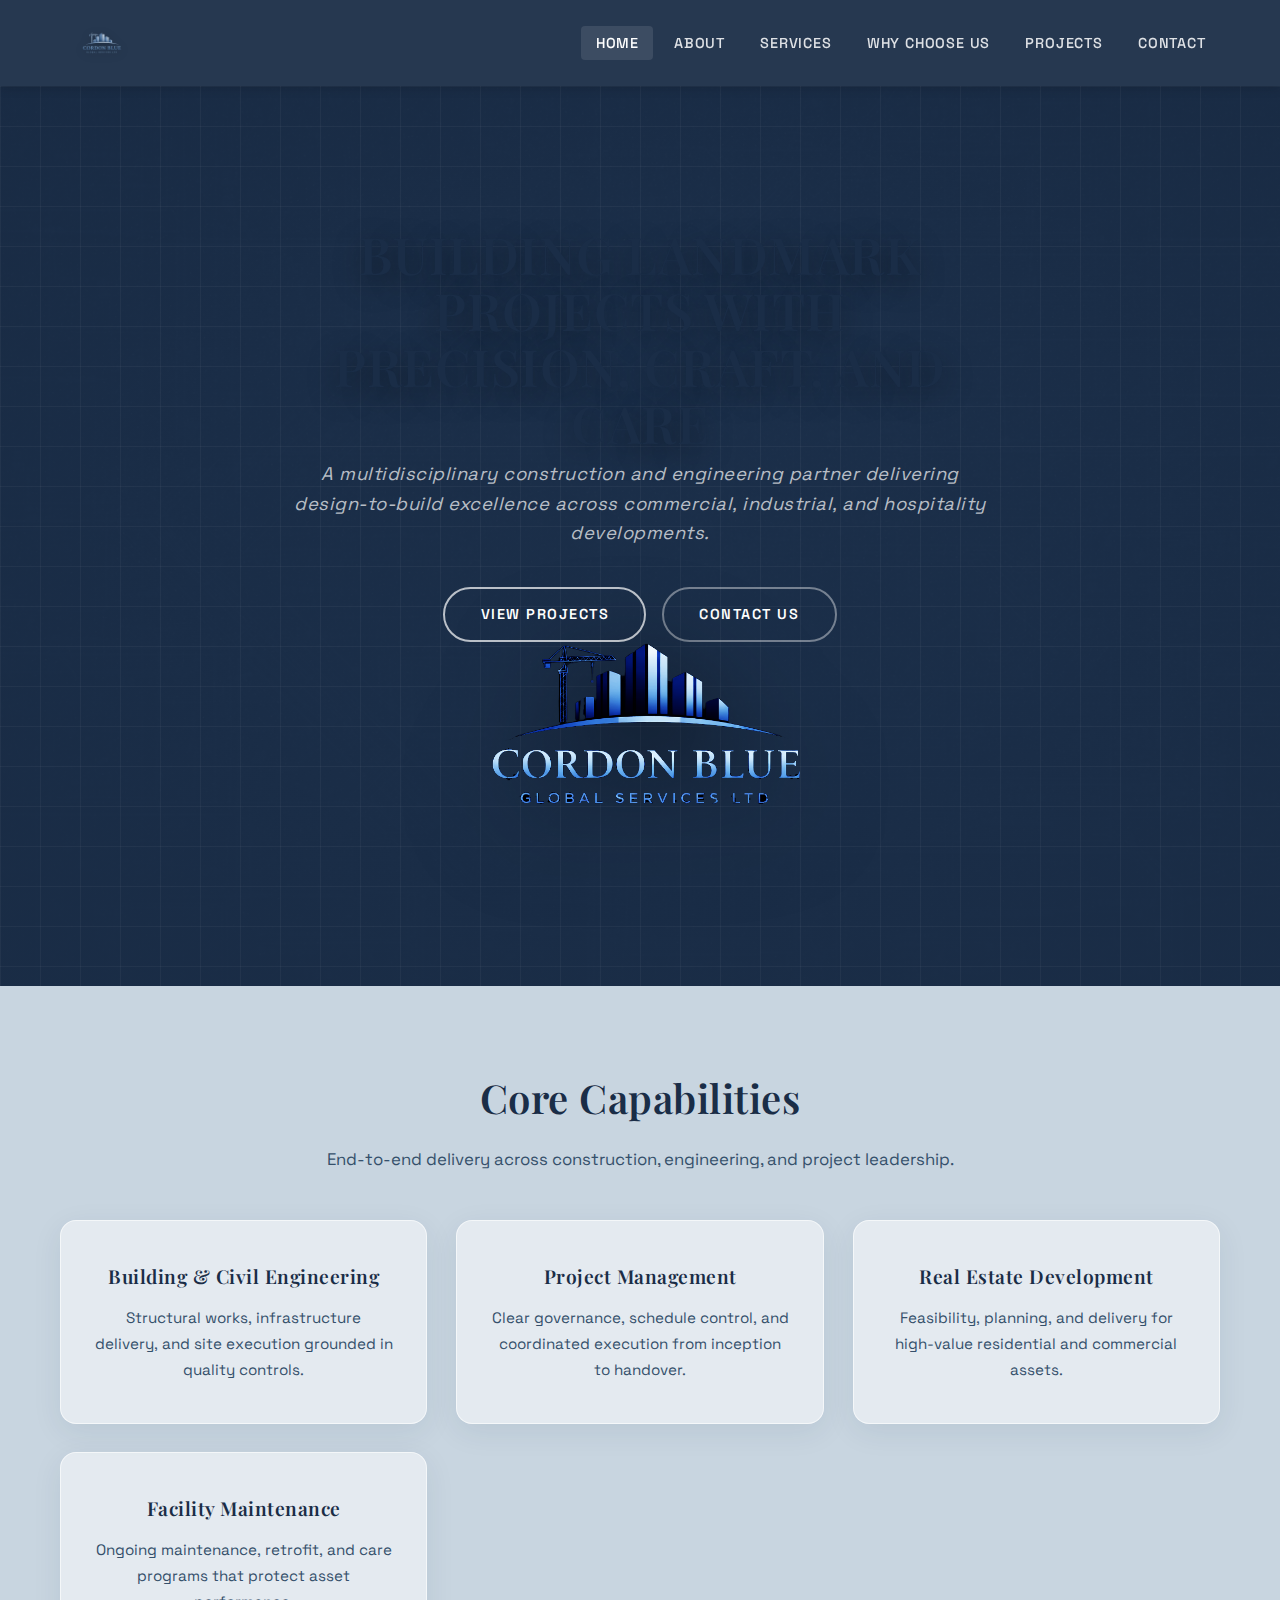
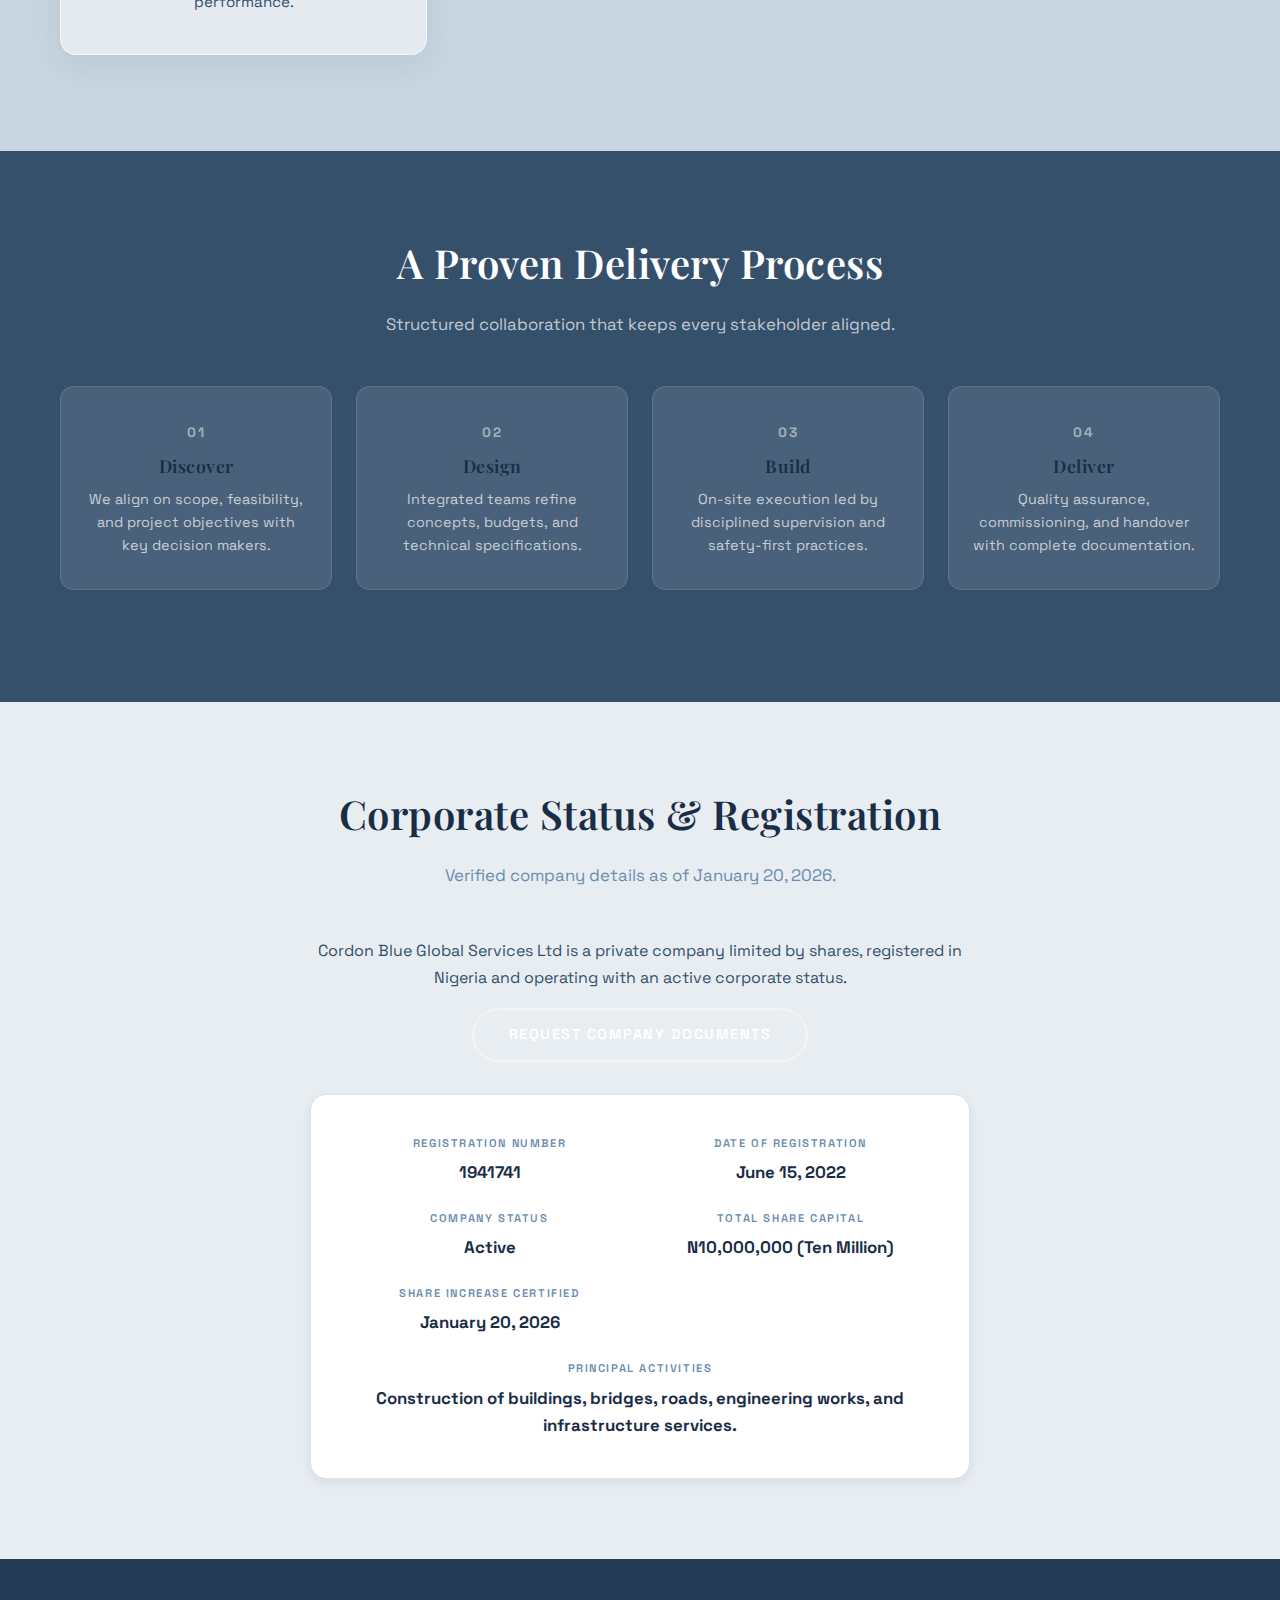
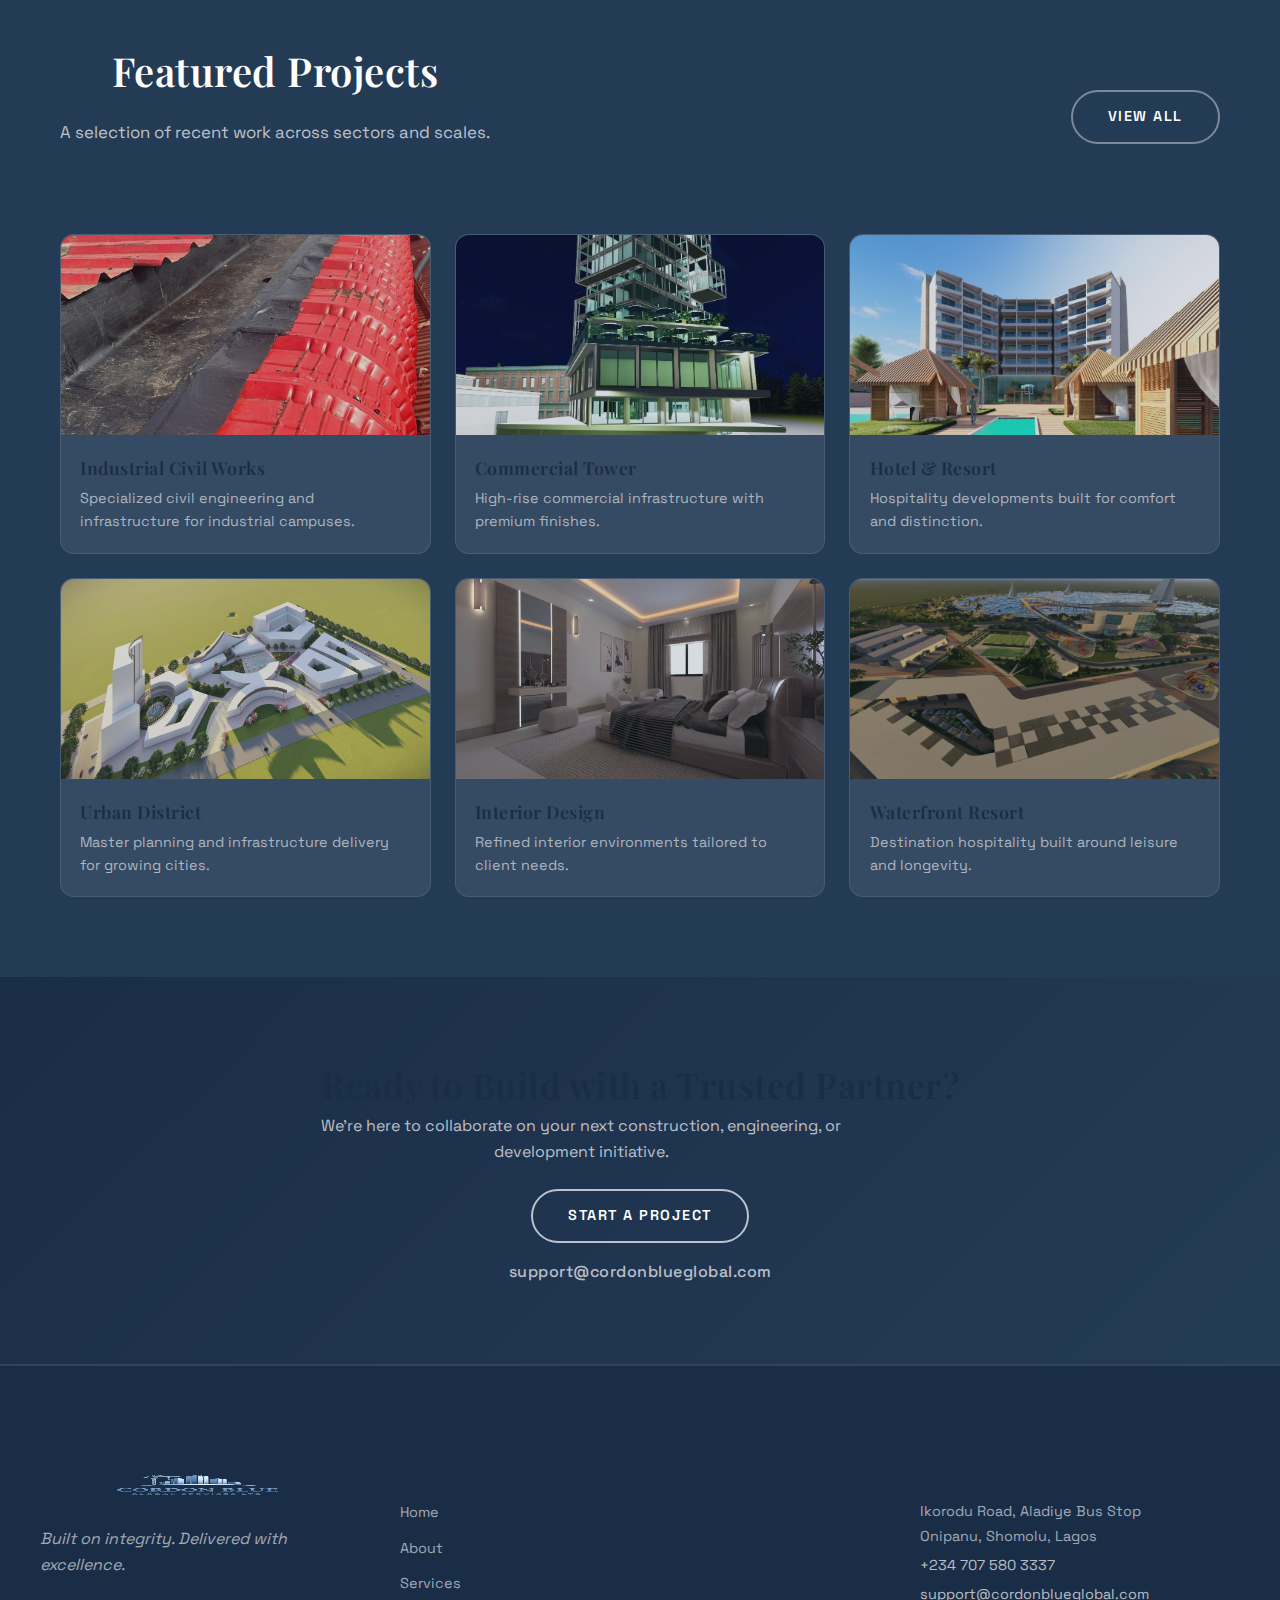
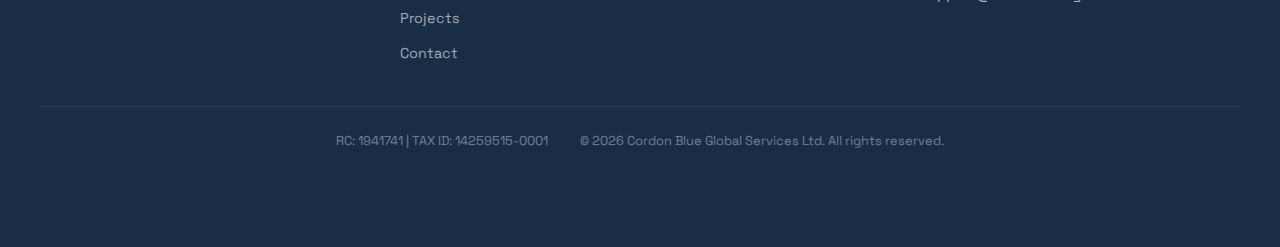
<file: index.html>
<!DOCTYPE html>
<html lang="en">
<head>
    <meta charset="UTF-8">
    <meta name="viewport" content="width=device-width, initial-scale=1.0">
    <meta name="description" content="Cordon Blue Global Services Ltd - Multidisciplinary construction and engineering company delivering design-to-build excellence across commercial, industrial, and hospitality developments in Nigeria.">
    <meta name="keywords" content="construction, engineering, building, real estate, Nigeria, Lagos">
    <meta property="og:title" content="Cordon Blue Global Services Ltd - Construction & Engineering Excellence">
    <meta property="og:description" content="Building landmark projects with precision, craft, and care. Multidisciplinary construction and engineering partner in Nigeria.">
    <meta property="og:type" content="website">
    <meta property="og:url" content="https://cordonblueglobal.com">
    <meta property="og:image" content="images/logo-premium.png">
    <title>Cordon Blue Global Services Ltd - Construction & Engineering Excellence</title>
    <link rel="icon" href="images/favicon.ico" type="image/x-icon">
    <link rel="stylesheet" href="css/styles.css">
</head>
<body class="landing">
    <!-- Navigation -->
    <nav class="navbar">
        <div class="container">
            <div class="logo-container">
                <div class="logo-box nav-logo">
                    <img src="images/logo-premium.png" alt="Cordon Blue Logo" class="logo">
                </div>
            </div>
            <ul class="nav-links">
                <li><a href="index.html" class="nav-link active">Home</a></li>
                <li><a href="about.html" class="nav-link">About</a></li>
                <li><a href="services.html" class="nav-link">Services</a></li>
                <li><a href="why-choose-us.html" class="nav-link">Why Choose Us</a></li>
                <li><a href="projects.html" class="nav-link">Projects</a></li>
                <li><a href="contact.html" class="nav-link">Contact</a></li>
            </ul>
            <div class="hamburger">
                <span></span>
                <span></span>
                <span></span>
            </div>
        </div>
    </nav>

    <!-- Hero Section -->
    <section id="cover" class="hero-section">
        <div class="hero-grid container">
            <div class="hero-copy">
                <span class="hero-eyebrow">Cordon Blue Global Services Ltd</span>
                <h1>Building Landmark Projects With Precision, Craft, and Care</h1>
                <p class="hero-subhead">A multidisciplinary construction and engineering partner delivering design-to-build excellence across commercial, industrial, and hospitality developments.</p>
                <div class="hero-cta">
                    <a href="projects.html" class="btn-primary">View Projects</a>
                    <a href="contact.html" class="btn-secondary">Contact Us</a>
                </div>
                <div class="hero-meta">
                    <div class="meta-card">RC No: 1941741</div>
                    <div class="meta-card">Lagos, Nigeria</div>
                    <div class="meta-card">support@cordonblueglobal.com</div>
                </div>
            </div>
            <div class="hero-visual">
                <div class="logo-medallion">
                    <div class="logo-ring"></div>
                    <img src="images/logo-mark.png" alt="Cordon Blue Global Services Ltd" class="hero-logo">
                </div>
                <div class="hero-image-stack">
                    <div class="image-card large">
                        <img src="images/portfolio/tower-night.jpg" alt="High-rise commercial tower at night">
                    </div>
                    <div class="image-card small top">
                        <img src="images/portfolio/hotel-resort.jpg" alt="Luxury hotel and resort project">
                    </div>
                    <div class="image-card small bottom">
                        <img src="images/portfolio/studio-bedroom.jpg" alt="Studio interior design project">
                    </div>
                </div>
            </div>
        </div>
    </section>

    <!-- Capabilities -->
    <section class="capabilities-section">
        <div class="container">
            <h2 class="section-title">Core Capabilities</h2>
            <p class="section-subtitle">End-to-end delivery across construction, engineering, and project leadership.</p>
            <div class="capabilities-grid">
                <div class="capability-card">
                    <h3>Building & Civil Engineering</h3>
                    <p>Structural works, infrastructure delivery, and site execution grounded in quality controls.</p>
                </div>
                <div class="capability-card">
                    <h3>Project Management</h3>
                    <p>Clear governance, schedule control, and coordinated execution from inception to handover.</p>
                </div>
                <div class="capability-card">
                    <h3>Real Estate Development</h3>
                    <p>Feasibility, planning, and delivery for high-value residential and commercial assets.</p>
                </div>
                <div class="capability-card">
                    <h3>Facility Maintenance</h3>
                    <p>Ongoing maintenance, retrofit, and care programs that protect asset performance.</p>
                </div>
            </div>
        </div>
    </section>

    <!-- Process -->
    <section class="process-section">
        <div class="container">
            <h2 class="section-title">A Proven Delivery Process</h2>
            <p class="section-subtitle">Structured collaboration that keeps every stakeholder aligned.</p>
            <div class="process-steps">
                <div class="process-step">
                    <span class="step-number">01</span>
                    <h3>Discover</h3>
                    <p>We align on scope, feasibility, and project objectives with key decision makers.</p>
                </div>
                <div class="process-step">
                    <span class="step-number">02</span>
                    <h3>Design</h3>
                    <p>Integrated teams refine concepts, budgets, and technical specifications.</p>
                </div>
                <div class="process-step">
                    <span class="step-number">03</span>
                    <h3>Build</h3>
                    <p>On-site execution led by disciplined supervision and safety-first practices.</p>
                </div>
                <div class="process-step">
                    <span class="step-number">04</span>
                    <h3>Deliver</h3>
                    <p>Quality assurance, commissioning, and handover with complete documentation.</p>
                </div>
            </div>
        </div>
    </section>

    <!-- Corporate Status -->
    <section class="corporate-section">
        <div class="container corporate-grid">
            <div class="corporate-copy">
                <h2 class="section-title">Corporate Status & Registration</h2>
                <p class="section-subtitle">Verified company details as of January 20, 2026.</p>
                <p class="corporate-text">Cordon Blue Global Services Ltd is a private company limited by shares, registered in Nigeria and operating with an active corporate status.</p>
                <a href="contact.html" class="btn-secondary">Request Company Documents</a>
            </div>
            <div class="corporate-card">
                <div class="corporate-item">
                    <span>Registration Number</span>
                    <strong>1941741</strong>
                </div>
                <div class="corporate-item">
                    <span>Date of Registration</span>
                    <strong>June 15, 2022</strong>
                </div>
                <div class="corporate-item">
                    <span>Company Status</span>
                    <strong>Active</strong>
                </div>
                <div class="corporate-item">
                    <span>Total Share Capital</span>
                    <strong>N10,000,000 (Ten Million)</strong>
                </div>
                <div class="corporate-item">
                    <span>Share Increase Certified</span>
                    <strong>January 20, 2026</strong>
                </div>
                <div class="corporate-item wide">
                    <span>Principal Activities</span>
                    <strong>Construction of buildings, bridges, roads, engineering works, and infrastructure services.</strong>
                </div>
            </div>
        </div>
    </section>

    <!-- Projects Showcase -->
    <section class="projects-showcase">
        <div class="container">
            <div class="showcase-header">
                <div>
                    <h2 class="section-title">Featured Projects</h2>
                    <p class="section-subtitle">A selection of recent work across sectors and scales.</p>
                </div>
                <a href="projects.html" class="btn-secondary">View All</a>
            </div>
            <div class="projects-grid">
                <article class="project-card">
                    <img src="images/portfolio/karameh-industrial.jpg" alt="Industrial facility construction">
                    <div class="project-info">
                        <h3>Industrial Civil Works</h3>
                        <p>Specialized civil engineering and infrastructure for industrial campuses.</p>
                    </div>
                </article>
                <article class="project-card">
                    <img src="images/portfolio/tower-night.jpg" alt="Commercial tower at night">
                    <div class="project-info">
                        <h3>Commercial Tower</h3>
                        <p>High-rise commercial infrastructure with premium finishes.</p>
                    </div>
                </article>
                <article class="project-card">
                    <img src="images/portfolio/hotel-resort.jpg" alt="Luxury hotel resort">
                    <div class="project-info">
                        <h3>Hotel & Resort</h3>
                        <p>Hospitality developments built for comfort and distinction.</p>
                    </div>
                </article>
                <article class="project-card">
                    <img src="images/portfolio/polivard-aerial.jpg" alt="Urban development aerial view">
                    <div class="project-info">
                        <h3>Urban District</h3>
                        <p>Master planning and infrastructure delivery for growing cities.</p>
                    </div>
                </article>
                <article class="project-card">
                    <img src="images/portfolio/studio-bedroom.jpg" alt="Interior design project">
                    <div class="project-info">
                        <h3>Interior Design</h3>
                        <p>Refined interior environments tailored to client needs.</p>
                    </div>
                </article>
                <article class="project-card">
                    <img src="images/portfolio/resort-waterfront-web.jpg" alt="Waterfront resort project">
                    <div class="project-info">
                        <h3>Waterfront Resort</h3>
                        <p>Destination hospitality built around leisure and longevity.</p>
                    </div>
                </article>
            </div>
        </div>
    </section>

    <!-- CTA Banner -->
    <section class="cta-banner">
        <div class="container cta-content">
            <div>
                <h2>Ready to Build with a Trusted Partner?</h2>
                <p>We're here to collaborate on your next construction, engineering, or development initiative.</p>
            </div>
            <div class="cta-actions">
                <a href="contact.html" class="btn-primary">Start a Project</a>
                <a href="mailto:support@cordonblueglobal.com" class="cta-email">support@cordonblueglobal.com</a>
            </div>
        </div>
    </section>

    <!-- Footer -->
    <footer class="footer">
        <div class="container footer-grid">
            <div class="footer-brand">
                <img src="images/logo-premium.png" alt="Cordon Blue Global Services" class="footer-logo">
                <p class="footer-tagline">Built on integrity. Delivered with excellence.</p>
            </div>
            <div class="footer-links">
                <h4>Quick Links</h4>
                <ul>
                    <li><a href="index.html">Home</a></li>
                    <li><a href="about.html">About</a></li>
                    <li><a href="services.html">Services</a></li>
                    <li><a href="projects.html">Projects</a></li>
                    <li><a href="contact.html">Contact</a></li>
                </ul>
            </div>
            <div class="footer-contact">
                <h4>Contact Us</h4>
                <p>Ikorodu Road, Aladiye Bus Stop<br>Onipanu, Shomolu, Lagos</p>
                <p><a href="tel:+2347075803337">+234 707 580 3337</a></p>
                <p><a href="mailto:support@cordonblueglobal.com">support@cordonblueglobal.com</a></p>
            </div>
            <div class="footer-legal">
                <p>RC: 1941741 | TAX ID: 14259515-0001</p>
                <p>&copy; 2026 Cordon Blue Global Services Ltd. All rights reserved.</p>
            </div>
        </div>
    </footer>

    <script src="js/main.js"></script>
</body>
</html>
</file>
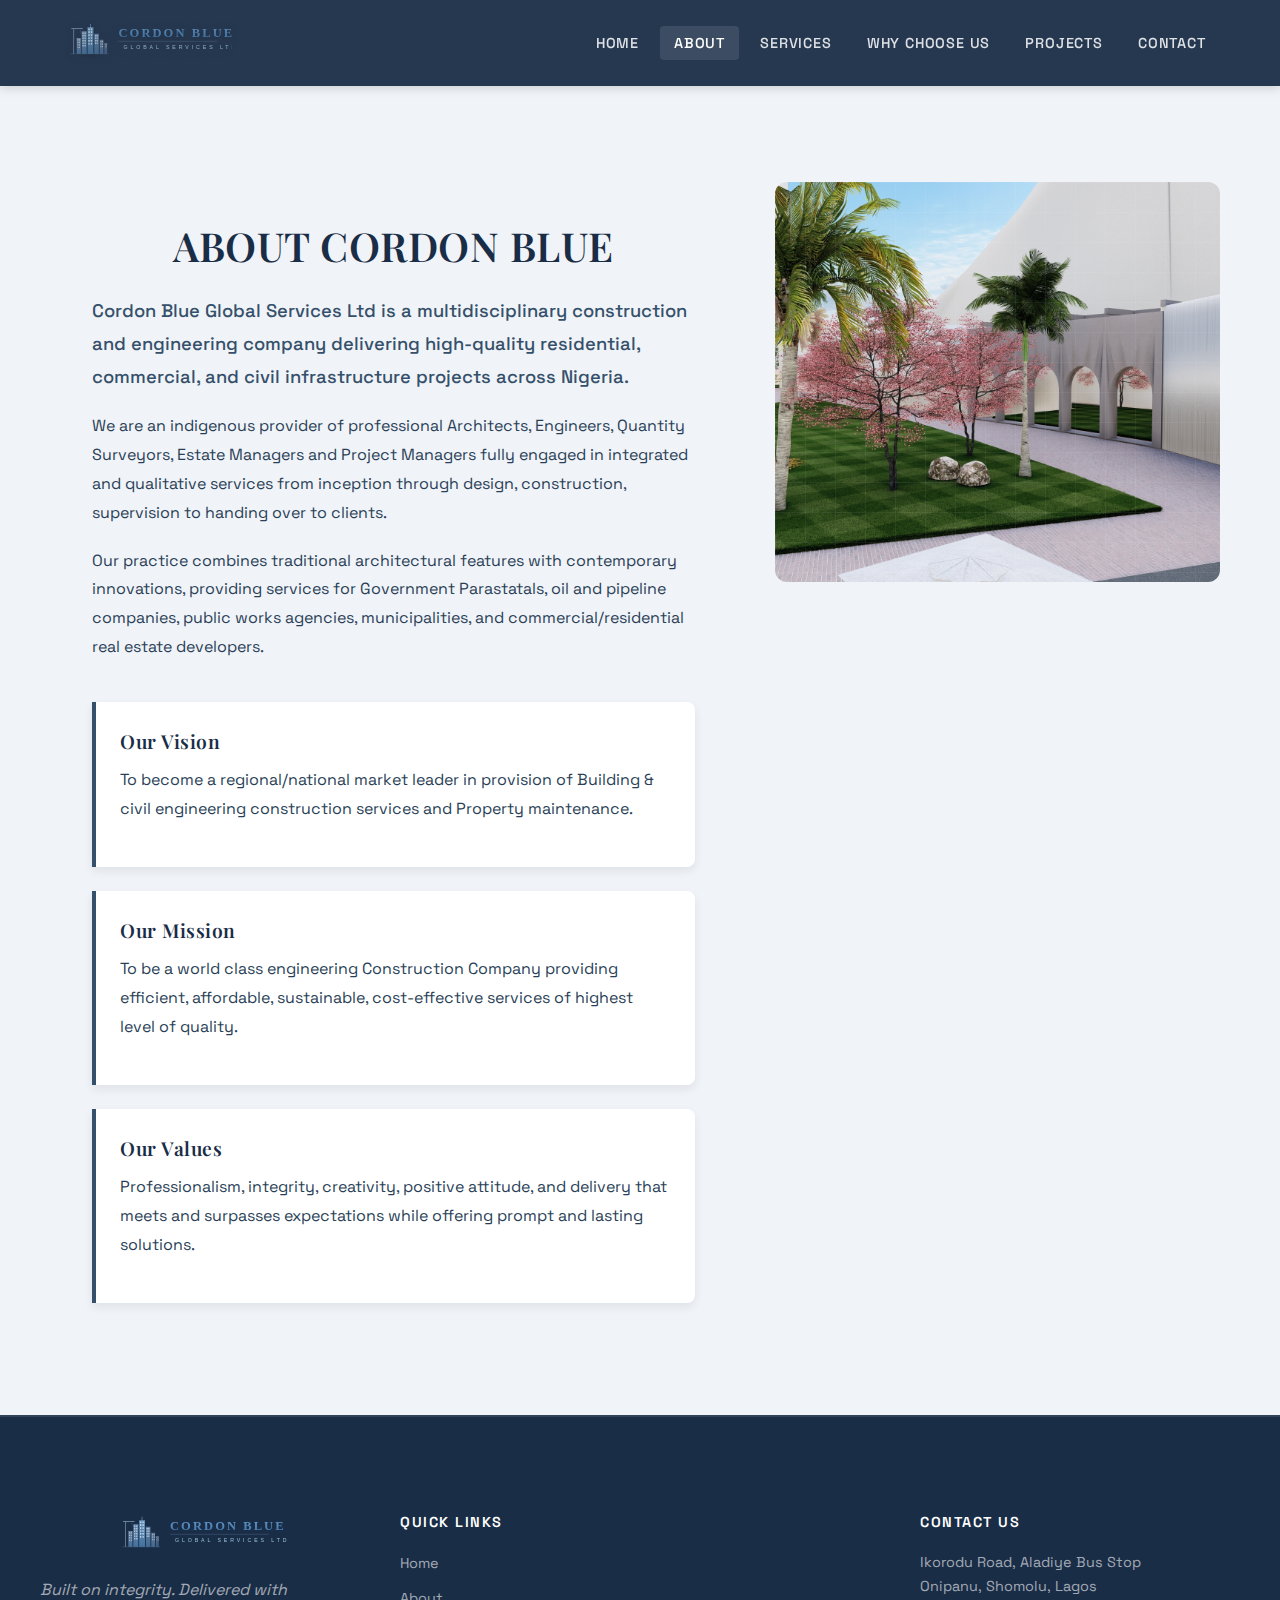
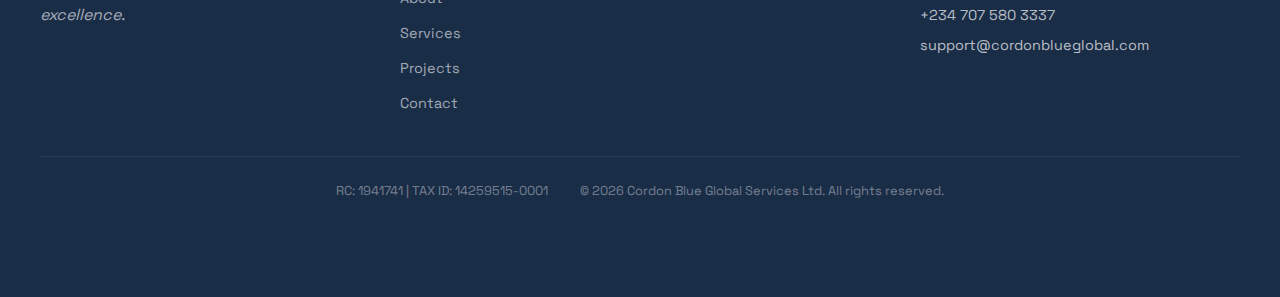
<file: about.html>
<!DOCTYPE html>
<html lang="en">
<head>
    <meta charset="UTF-8">
    <meta name="viewport" content="width=device-width, initial-scale=1.0">
    <meta name="description" content="Learn about Cordon Blue Global Services Ltd - a multidisciplinary construction and engineering company delivering high-quality projects across Nigeria.">
    <meta name="keywords" content="about, company, construction, engineering, team, Nigeria">
    <meta property="og:title" content="About Cordon Blue Global Services">
    <meta property="og:description" content="Discover our mission, vision, and values. Leading construction and engineering company in Nigeria.">
    <meta property="og:type" content="website">
    <meta property="og:url" content="https://cordonblueglobal.com/about.html">
    <meta property="og:image" content="images/logo-premium.png">
    <title>About Us - Cordon Blue Global Services</title>
    <link rel="icon" href="images/favicon.svg" type="image/svg+xml">
    <link rel="stylesheet" href="css/styles.css">
</head>
<body>
    <!-- Navigation -->
    <nav class="navbar">
        <div class="container">
            <div class="logo-container">
                <div class="logo-box nav-logo">
                    <img src="images/logo-premium.svg" alt="Cordon Blue Logo" class="logo">
                </div>
            </div>
            <ul class="nav-links">
                <li><a href="index.html" class="nav-link">Home</a></li>
                <li><a href="about.html" class="nav-link active">About</a></li>
                <li><a href="services.html" class="nav-link">Services</a></li>
                <li><a href="why-choose-us.html" class="nav-link">Why Choose Us</a></li>
                <li><a href="projects.html" class="nav-link">Projects</a></li>
                <li><a href="contact.html" class="nav-link">Contact</a></li>
            </ul>
            <div class="hamburger">
                <span></span>
                <span></span>
                <span></span>
            </div>
        </div>
    </nav>

    <!-- About Section -->
    <section class="about-section">
        <div class="container">
            <div class="about-grid">
                <div class="about-text">
                    <h1 class="section-title">ABOUT CORDON BLUE</h1>
                    <p class="intro-text">Cordon Blue Global Services Ltd is a multidisciplinary construction and engineering company delivering high-quality residential, commercial, and civil infrastructure projects across Nigeria.</p>

                    <p>We are an indigenous provider of professional Architects, Engineers, Quantity Surveyors, Estate Managers and Project Managers fully engaged in integrated and qualitative services from inception through design, construction, supervision to handing over to clients.</p>

                    <p>Our practice combines traditional architectural features with contemporary innovations, providing services for Government Parastatals, oil and pipeline companies, public works agencies, municipalities, and commercial/residential real estate developers.</p>

                    <div class="mission-vision">
                        <div class="mv-item">
                            <h3>Our Vision</h3>
                            <p>To become a regional/national market leader in provision of Building & civil engineering construction services and Property maintenance.</p>
                        </div>
                        <div class="mv-item">
                            <h3>Our Mission</h3>
                            <p>To be a world class engineering Construction Company providing efficient, affordable, sustainable, cost-effective services of highest level of quality.</p>
                        </div>
                        <div class="mv-item">
                            <h3>Our Values</h3>
                            <p>Professionalism, integrity, creativity, positive attitude, and delivery that meets and surpasses expectations while offering prompt and lasting solutions.</p>
                        </div>
                    </div>
                </div>
                <div class="about-image about-image--polivard">
                    <div class="blueprint-overlay"></div>
                </div>
            </div>
        </div>
    </section>

    <!-- Footer -->
    <footer class="footer">
        <div class="container footer-grid">
            <div class="footer-brand">
                <img src="images/logo-premium.svg" alt="Cordon Blue Global Services" class="footer-logo">
                <p class="footer-tagline">Built on integrity. Delivered with excellence.</p>
            </div>
            <div class="footer-links">
                <h4>Quick Links</h4>
                <ul>
                    <li><a href="index.html">Home</a></li>
                    <li><a href="about.html">About</a></li>
                    <li><a href="services.html">Services</a></li>
                    <li><a href="projects.html">Projects</a></li>
                    <li><a href="contact.html">Contact</a></li>
                </ul>
            </div>
            <div class="footer-contact">
                <h4>Contact Us</h4>
                <p>Ikorodu Road, Aladiye Bus Stop<br>Onipanu, Shomolu, Lagos</p>
                <p><a href="tel:+2347075803337">+234 707 580 3337</a></p>
                <p><a href="mailto:support@cordonblueglobal.com">support@cordonblueglobal.com</a></p>
            </div>
            <div class="footer-legal">
                <p>RC: 1941741 | TAX ID: 14259515-0001</p>
                <p>&copy; 2026 Cordon Blue Global Services Ltd. All rights reserved.</p>
            </div>
        </div>
    </footer>

    <script src="js/main.js"></script>
</body>
</html>
</file>
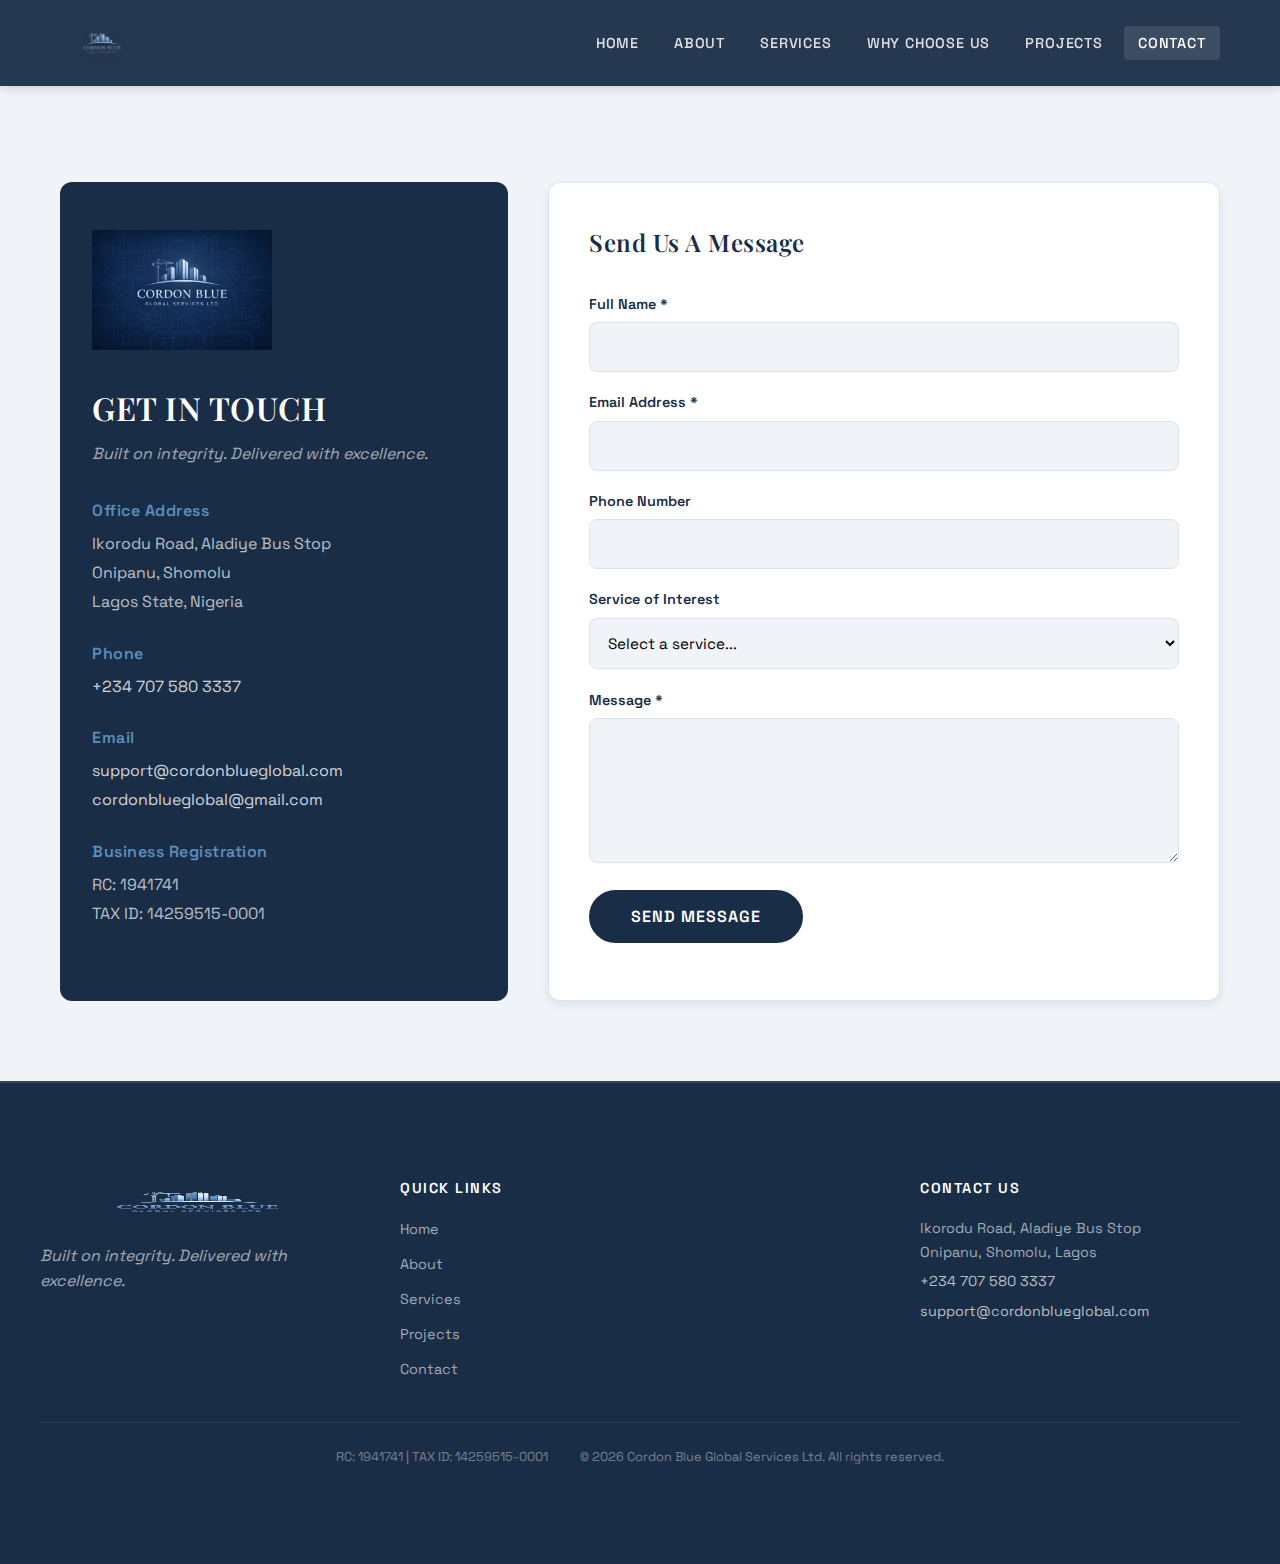
<file: contact.html>
<!DOCTYPE html>
<html lang="en">
<head>
    <meta charset="UTF-8">
    <meta name="viewport" content="width=device-width, initial-scale=1.0">
    <meta name="description" content="Contact Cordon Blue Global Services - Get in touch with us for construction, engineering, and real estate projects in Nigeria.">
    <meta name="keywords" content="contact, phone, email, address, Nigeria, Lagos">
    <meta property="og:title" content="Contact Cordon Blue Global Services">
    <meta property="og:description" content="Reach out to our team. We're here to discuss your construction and engineering needs.">
    <meta property="og:type" content="website">
    <meta property="og:url" content="https://cordonblueglobal.com/contact.html">
    <meta property="og:image" content="images/logo-premium.png">
    <title>Contact Us - Cordon Blue Global Services</title>
    <link rel="icon" href="images/favicon.ico" type="image/x-icon">
    <link rel="stylesheet" href="css/styles.css">
</head>
<body>
    <!-- Navigation -->
    <nav class="navbar">
        <div class="container">
            <div class="logo-container">
                <div class="logo-box nav-logo">
                    <img src="images/logo-premium.png" alt="Cordon Blue Logo" class="logo">
                </div>
            </div>
            <ul class="nav-links">
                <li><a href="index.html" class="nav-link">Home</a></li>
                <li><a href="about.html" class="nav-link">About</a></li>
                <li><a href="services.html" class="nav-link">Services</a></li>
                <li><a href="why-choose-us.html" class="nav-link">Why Choose Us</a></li>
                <li><a href="projects.html" class="nav-link">Projects</a></li>
                <li><a href="contact.html" class="nav-link active">Contact</a></li>
            </ul>
            <div class="hamburger">
                <span></span>
                <span></span>
                <span></span>
            </div>
        </div>
    </nav>

    <!-- Contact Section -->
    <section class="contact-section">
        <div class="container">
            <div class="contact-content">
                <div class="contact-info">
                    <img src="images/logo.png" alt="Cordon Blue Logo" class="contact-logo">
                    <h1>GET IN TOUCH</h1>
                    <p class="tagline">Built on integrity. Delivered with excellence.</p>

                    <div class="info-block">
                        <h3>Office Address</h3>
                        <p>Ikorodu Road, Aladiye Bus Stop<br>
                        Onipanu, Shomolu<br>
                        Lagos State, Nigeria</p>
                    </div>

                    <div class="info-block">
                        <h3>Phone</h3>
                        <p><a href="tel:+2347075803337">+234 707 580 3337</a></p>
                    </div>

                    <div class="info-block">
                        <h3>Email</h3>
                        <p><a href="mailto:support@cordonblueglobal.com">support@cordonblueglobal.com</a><br>
                        <a href="mailto:cordonblueglobal@gmail.com">cordonblueglobal@gmail.com</a></p>
                    </div>

                    <div class="info-block">
                        <h3>Business Registration</h3>
                        <p>RC: 1941741<br>
                        TAX ID: 14259515-0001</p>
                    </div>
                </div>

                <div class="contact-form-container">
                    <h2>Send Us A Message</h2>
                    <form class="contact-form" id="contactForm" action="https://formspree.io/f/YOUR_FORM_ID" method="POST" data-form-submission="Note: This form currently uses mailto:. For production, replace action with FormSpree endpoint or your preferred form submission service.">
                        <div class="form-group">
                            <label for="name">Full Name *</label>
                            <input type="text" id="name" name="name" required>
                        </div>

                        <div class="form-group">
                            <label for="email">Email Address *</label>
                            <input type="email" id="email" name="email" required>
                        </div>

                        <div class="form-group">
                            <label for="phone">Phone Number</label>
                            <input type="tel" id="phone" name="phone">
                        </div>

                        <div class="form-group">
                            <label for="service">Service of Interest</label>
                            <select id="service" name="service">
                                <option value="">Select a service...</option>
                                <option value="building">Building & Civil Engineering</option>
                                <option value="project-management">Project Management</option>
                                <option value="real-estate">Real Estate Development</option>
                                <option value="renovation">Renovation & Remodeling</option>
                                <option value="infrastructure">Infrastructure Works</option>
                                <option value="interior">Interior Design</option>
                                <option value="haulage">Haulage & Logistics</option>
                                <option value="maintenance">Facility Maintenance</option>
                                <option value="other">Other</option>
                            </select>
                        </div>

                        <div class="form-group">
                            <label for="message">Message *</label>
                            <textarea id="message" name="message" rows="6" required></textarea>
                        </div>

                        <button type="submit" class="submit-btn">Send Message</button>
                    </form>
                </div>
            </div>
        </div>
    </section>

    <!-- Footer -->
    <footer class="footer">
        <div class="container footer-grid">
            <div class="footer-brand">
                <img src="images/logo-premium.png" alt="Cordon Blue Global Services" class="footer-logo">
                <p class="footer-tagline">Built on integrity. Delivered with excellence.</p>
            </div>
            <div class="footer-links">
                <h4>Quick Links</h4>
                <ul>
                    <li><a href="index.html">Home</a></li>
                    <li><a href="about.html">About</a></li>
                    <li><a href="services.html">Services</a></li>
                    <li><a href="projects.html">Projects</a></li>
                    <li><a href="contact.html">Contact</a></li>
                </ul>
            </div>
            <div class="footer-contact">
                <h4>Contact Us</h4>
                <p>Ikorodu Road, Aladiye Bus Stop<br>Onipanu, Shomolu, Lagos</p>
                <p><a href="tel:+2347075803337">+234 707 580 3337</a></p>
                <p><a href="mailto:support@cordonblueglobal.com">support@cordonblueglobal.com</a></p>
            </div>
            <div class="footer-legal">
                <p>RC: 1941741 | TAX ID: 14259515-0001</p>
                <p>&copy; 2026 Cordon Blue Global Services Ltd. All rights reserved.</p>
            </div>
        </div>
    </footer>

    <script src="js/main.js"></script>
</body>
</html>
</file>
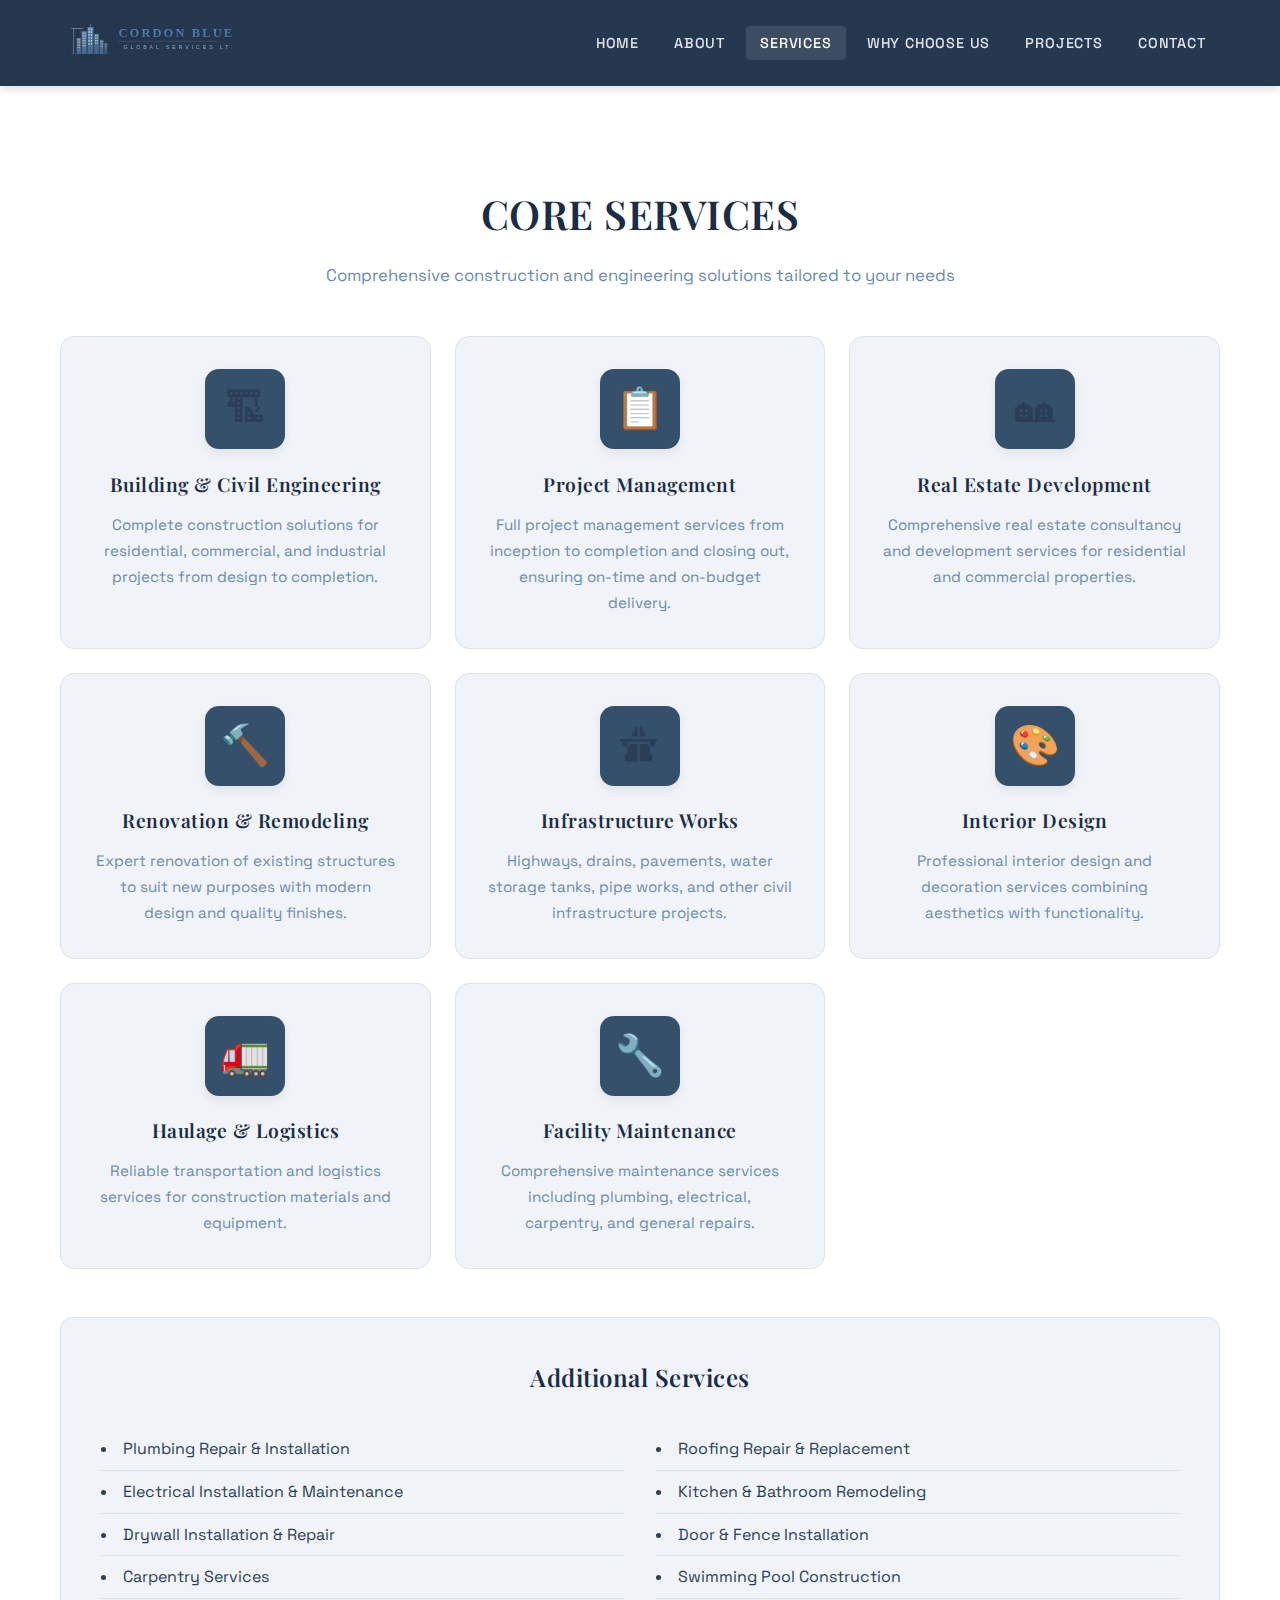
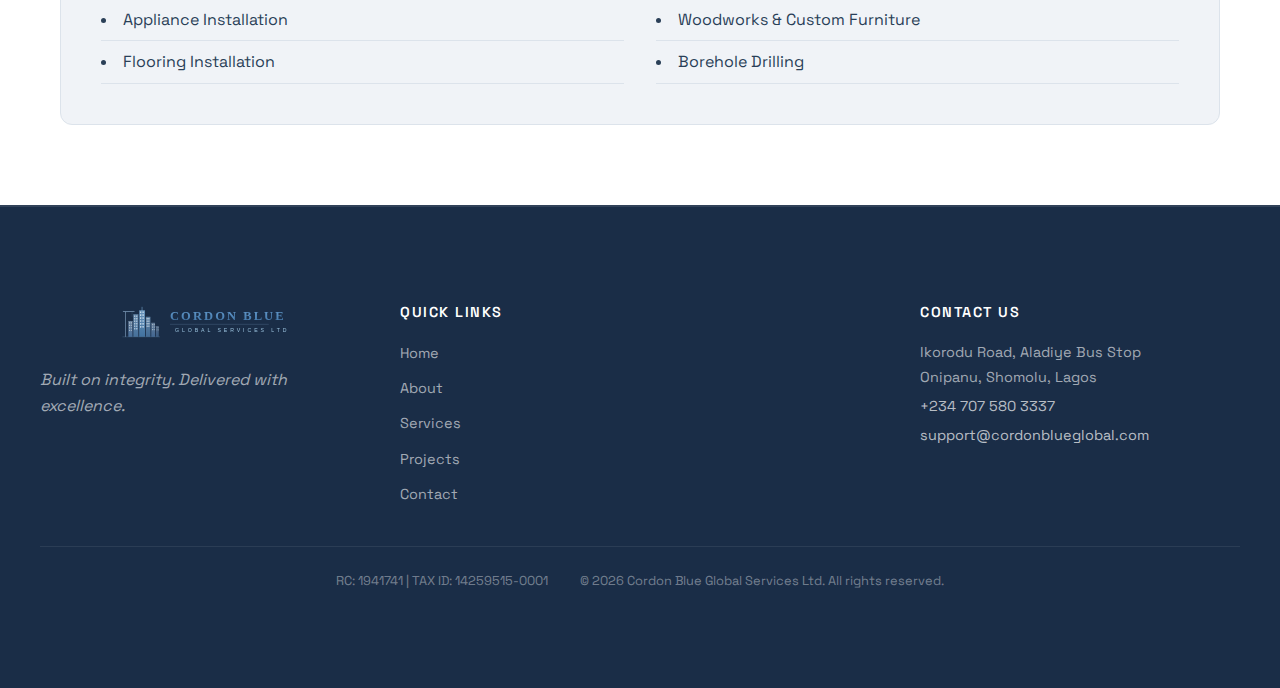
<file: services.html>
<!DOCTYPE html>
<html lang="en">
<head>
    <meta charset="UTF-8">
    <meta name="viewport" content="width=device-width, initial-scale=1.0">
    <meta name="description" content="Explore our comprehensive construction and engineering services - Building, Project Management, Real Estate Development, and more.">
    <meta name="keywords" content="services, construction, engineering, real estate, project management, Nigeria">
    <meta property="og:title" content="Our Services - Cordon Blue Global Services">
    <meta property="og:description" content="Building & Civil Engineering, Project Management, Real Estate Development, and comprehensive construction services.">
    <meta property="og:type" content="website">
    <meta property="og:url" content="https://cordonblueglobal.com/services.html">
    <meta property="og:image" content="images/logo-premium.png">
    <title>Our Services - Cordon Blue Global Services</title>
    <link rel="icon" href="images/favicon.svg" type="image/svg+xml">
    <link rel="stylesheet" href="css/styles.css">
</head>
<body>
    <!-- Navigation -->
    <nav class="navbar">
        <div class="container">
            <div class="logo-container">
                <div class="logo-box nav-logo">
                    <img src="images/logo-premium.svg" alt="Cordon Blue Logo" class="logo">
                </div>
            </div>
            <ul class="nav-links">
                <li><a href="index.html" class="nav-link">Home</a></li>
                <li><a href="about.html" class="nav-link">About</a></li>
                <li><a href="services.html" class="nav-link active">Services</a></li>
                <li><a href="why-choose-us.html" class="nav-link">Why Choose Us</a></li>
                <li><a href="projects.html" class="nav-link">Projects</a></li>
                <li><a href="contact.html" class="nav-link">Contact</a></li>
            </ul>
            <div class="hamburger">
                <span></span>
                <span></span>
                <span></span>
            </div>
        </div>
    </nav>

    <!-- Services Section -->
    <section class="services-section">
        <div class="container">
            <h1 class="section-title">CORE SERVICES</h1>
            <p class="section-subtitle">Comprehensive construction and engineering solutions tailored to your needs</p>

            <div class="services-grid">
                <div class="service-card">
                    <div class="service-icon">&#x1F3D7;</div>
                    <h3>Building & Civil Engineering</h3>
                    <p>Complete construction solutions for residential, commercial, and industrial projects from design to completion.</p>
                </div>

                <div class="service-card">
                    <div class="service-icon">&#x1F4CB;</div>
                    <h3>Project Management</h3>
                    <p>Full project management services from inception to completion and closing out, ensuring on-time and on-budget delivery.</p>
                </div>

                <div class="service-card">
                    <div class="service-icon">&#x1F3D8;</div>
                    <h3>Real Estate Development</h3>
                    <p>Comprehensive real estate consultancy and development services for residential and commercial properties.</p>
                </div>

                <div class="service-card">
                    <div class="service-icon">&#x1F528;</div>
                    <h3>Renovation & Remodeling</h3>
                    <p>Expert renovation of existing structures to suit new purposes with modern design and quality finishes.</p>
                </div>

                <div class="service-card">
                    <div class="service-icon">&#x1F6E3;</div>
                    <h3>Infrastructure Works</h3>
                    <p>Highways, drains, pavements, water storage tanks, pipe works, and other civil infrastructure projects.</p>
                </div>

                <div class="service-card">
                    <div class="service-icon">&#x1F3A8;</div>
                    <h3>Interior Design</h3>
                    <p>Professional interior design and decoration services combining aesthetics with functionality.</p>
                </div>

                <div class="service-card">
                    <div class="service-icon">&#x1F69B;</div>
                    <h3>Haulage & Logistics</h3>
                    <p>Reliable transportation and logistics services for construction materials and equipment.</p>
                </div>

                <div class="service-card">
                    <div class="service-icon">&#x1F527;</div>
                    <h3>Facility Maintenance</h3>
                    <p>Comprehensive maintenance services including plumbing, electrical, carpentry, and general repairs.</p>
                </div>
            </div>

            <div class="additional-services">
                <h2>Additional Services</h2>
                <div class="services-list">
                    <ul>
                        <li>Plumbing Repair & Installation</li>
                        <li>Electrical Installation & Maintenance</li>
                        <li>Drywall Installation & Repair</li>
                        <li>Carpentry Services</li>
                        <li>Appliance Installation</li>
                        <li>Flooring Installation</li>
                    </ul>
                    <ul>
                        <li>Roofing Repair & Replacement</li>
                        <li>Kitchen & Bathroom Remodeling</li>
                        <li>Door & Fence Installation</li>
                        <li>Swimming Pool Construction</li>
                        <li>Woodworks & Custom Furniture</li>
                        <li>Borehole Drilling</li>
                    </ul>
                </div>
            </div>
        </div>
    </section>

    <!-- Footer -->
    <footer class="footer">
        <div class="container footer-grid">
            <div class="footer-brand">
                <img src="images/logo-premium.svg" alt="Cordon Blue Global Services" class="footer-logo">
                <p class="footer-tagline">Built on integrity. Delivered with excellence.</p>
            </div>
            <div class="footer-links">
                <h4>Quick Links</h4>
                <ul>
                    <li><a href="index.html">Home</a></li>
                    <li><a href="about.html">About</a></li>
                    <li><a href="services.html">Services</a></li>
                    <li><a href="projects.html">Projects</a></li>
                    <li><a href="contact.html">Contact</a></li>
                </ul>
            </div>
            <div class="footer-contact">
                <h4>Contact Us</h4>
                <p>Ikorodu Road, Aladiye Bus Stop<br>Onipanu, Shomolu, Lagos</p>
                <p><a href="tel:+2347075803337">+234 707 580 3337</a></p>
                <p><a href="mailto:support@cordonblueglobal.com">support@cordonblueglobal.com</a></p>
            </div>
            <div class="footer-legal">
                <p>RC: 1941741 | TAX ID: 14259515-0001</p>
                <p>&copy; 2026 Cordon Blue Global Services Ltd. All rights reserved.</p>
            </div>
        </div>
    </footer>

    <script src="js/main.js"></script>
</body>
</html>
</file>
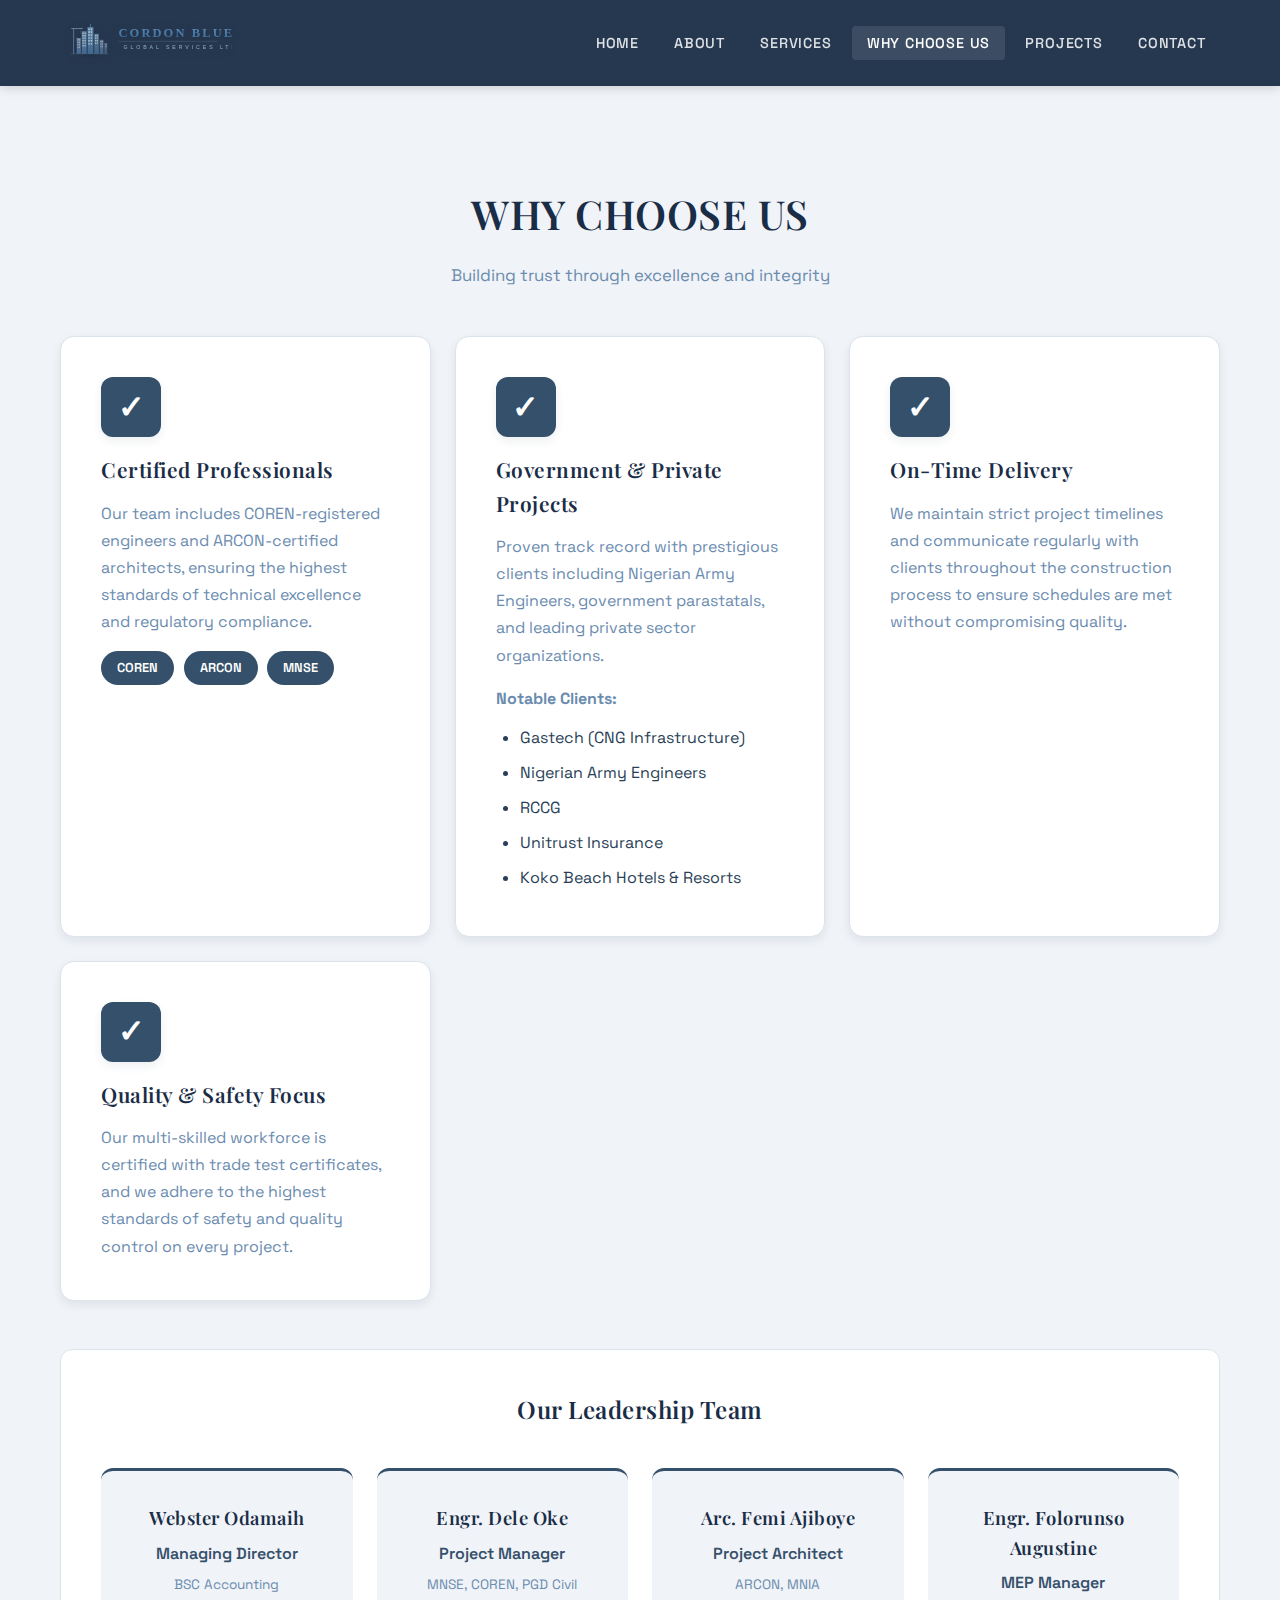
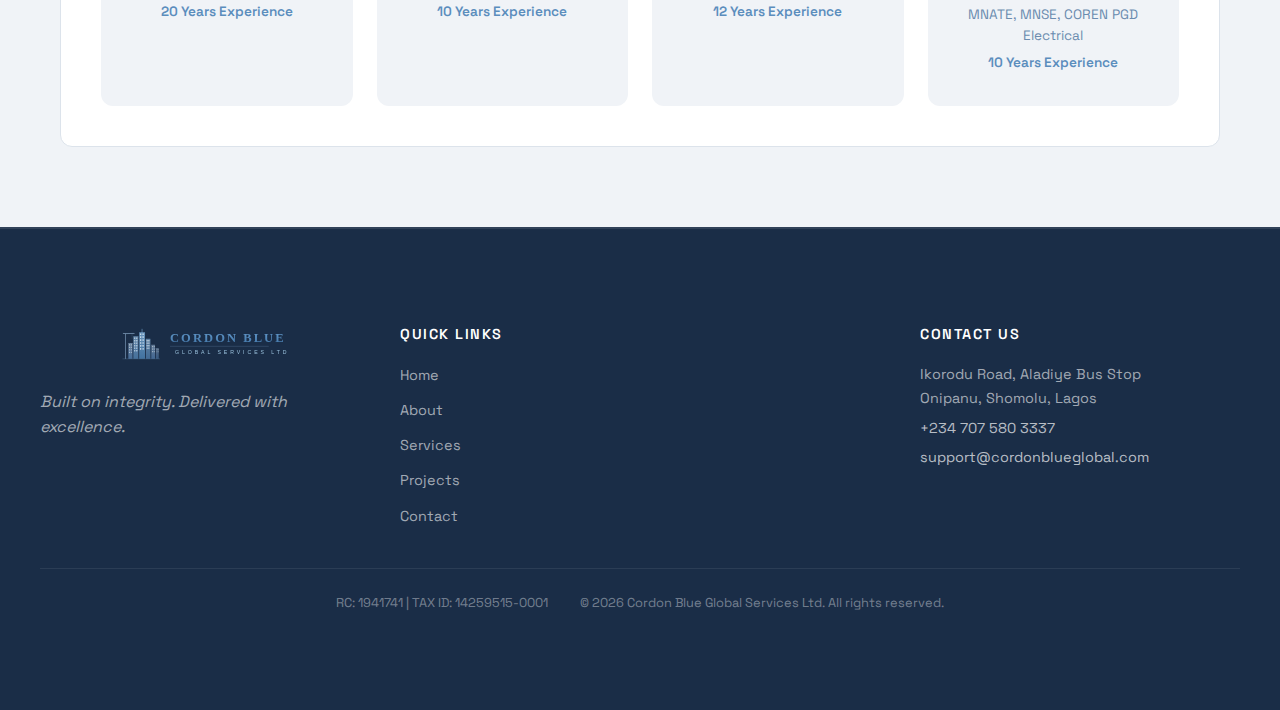
<file: why-choose-us.html>
<!DOCTYPE html>
<html lang="en">
<head>
    <meta charset="UTF-8">
    <meta name="viewport" content="width=device-width, initial-scale=1.0">
    <meta name="description" content="Why choose Cordon Blue Global Services - Certified professionals, proven track record, on-time delivery, quality & safety focused.">
    <meta name="keywords" content="why choose us, certifications, team, credentials, professionals, construction">
    <meta property="og:title" content="Why Choose Cordon Blue Global Services">
    <meta property="og:description" content="Certified professionals, government & private projects, on-time delivery, quality & safety focus.">
    <meta property="og:type" content="website">
    <meta property="og:url" content="https://cordonblueglobal.com/why-choose-us.html">
    <meta property="og:image" content="images/logo-premium.png">
    <title>Why Choose Us - Cordon Blue Global Services</title>
    <link rel="icon" href="images/favicon.svg" type="image/svg+xml">
    <link rel="stylesheet" href="css/styles.css">
</head>
<body>
    <!-- Navigation -->
    <nav class="navbar">
        <div class="container">
            <div class="logo-container">
                <div class="logo-box nav-logo">
                    <img src="images/logo-premium.svg" alt="Cordon Blue Logo" class="logo">
                </div>
            </div>
            <ul class="nav-links">
                <li><a href="index.html" class="nav-link">Home</a></li>
                <li><a href="about.html" class="nav-link">About</a></li>
                <li><a href="services.html" class="nav-link">Services</a></li>
                <li><a href="why-choose-us.html" class="nav-link active">Why Choose Us</a></li>
                <li><a href="projects.html" class="nav-link">Projects</a></li>
                <li><a href="contact.html" class="nav-link">Contact</a></li>
            </ul>
            <div class="hamburger">
                <span></span>
                <span></span>
                <span></span>
            </div>
        </div>
    </nav>

    <!-- Why Choose Us Section -->
    <section class="why-choose-section">
        <div class="container">
            <h1 class="section-title">WHY CHOOSE US</h1>
            <p class="section-subtitle">Building trust through excellence and integrity</p>

            <div class="features-grid">
                <div class="feature-card">
                    <div class="feature-icon feature-icon--checkmark">&#10003;</div>
                    <h3>Certified Professionals</h3>
                    <p>Our team includes COREN-registered engineers and ARCON-certified architects, ensuring the highest standards of technical excellence and regulatory compliance.</p>
                    <div class="credentials">
                        <span class="badge">COREN</span>
                        <span class="badge">ARCON</span>
                        <span class="badge">MNSE</span>
                    </div>
                </div>

                <div class="feature-card">
                    <div class="feature-icon feature-icon--checkmark">&#10003;</div>
                    <h3>Government & Private Projects</h3>
                    <p>Proven track record with prestigious clients including Nigerian Army Engineers, government parastatals, and leading private sector organizations.</p>
                    <div class="client-list">
                        <p><strong>Notable Clients:</strong></p>
                        <ul>
                            <li>Gastech (CNG Infrastructure)</li>
                            <li>Nigerian Army Engineers</li>
                            <li>RCCG</li>
                            <li>Unitrust Insurance</li>
                            <li>Koko Beach Hotels & Resorts</li>
                        </ul>
                    </div>
                </div>

                <div class="feature-card">
                    <div class="feature-icon feature-icon--checkmark">&#10003;</div>
                    <h3>On-Time Delivery</h3>
                    <p>We maintain strict project timelines and communicate regularly with clients throughout the construction process to ensure schedules are met without compromising quality.</p>
                </div>

                <div class="feature-card">
                    <div class="feature-icon feature-icon--checkmark">&#10003;</div>
                    <h3>Quality & Safety Focus</h3>
                    <p>Our multi-skilled workforce is certified with trade test certificates, and we adhere to the highest standards of safety and quality control on every project.</p>
                </div>
            </div>

            <div class="team-section">
                <h2>Our Leadership Team</h2>
                <div class="team-grid">
                    <div class="team-member">
                        <h4>Webster Odamaih</h4>
                        <p class="role">Managing Director</p>
                        <p class="qualification">BSC Accounting</p>
                        <p class="experience">20 Years Experience</p>
                    </div>
                    <div class="team-member">
                        <h4>Engr. Dele Oke</h4>
                        <p class="role">Project Manager</p>
                        <p class="qualification">MNSE, COREN, PGD Civil</p>
                        <p class="experience">10 Years Experience</p>
                    </div>
                    <div class="team-member">
                        <h4>Arc. Femi Ajiboye</h4>
                        <p class="role">Project Architect</p>
                        <p class="qualification">ARCON, MNIA</p>
                        <p class="experience">12 Years Experience</p>
                    </div>
                    <div class="team-member">
                        <h4>Engr. Folorunso Augustine</h4>
                        <p class="role">MEP Manager</p>
                        <p class="qualification">MNATE, MNSE, COREN PGD Electrical</p>
                        <p class="experience">10 Years Experience</p>
                    </div>
                </div>
            </div>
        </div>
    </section>

    <!-- Footer -->
    <footer class="footer">
        <div class="container footer-grid">
            <div class="footer-brand">
                <img src="images/logo-premium.svg" alt="Cordon Blue Global Services" class="footer-logo">
                <p class="footer-tagline">Built on integrity. Delivered with excellence.</p>
            </div>
            <div class="footer-links">
                <h4>Quick Links</h4>
                <ul>
                    <li><a href="index.html">Home</a></li>
                    <li><a href="about.html">About</a></li>
                    <li><a href="services.html">Services</a></li>
                    <li><a href="projects.html">Projects</a></li>
                    <li><a href="contact.html">Contact</a></li>
                </ul>
            </div>
            <div class="footer-contact">
                <h4>Contact Us</h4>
                <p>Ikorodu Road, Aladiye Bus Stop<br>Onipanu, Shomolu, Lagos</p>
                <p><a href="tel:+2347075803337">+234 707 580 3337</a></p>
                <p><a href="mailto:support@cordonblueglobal.com">support@cordonblueglobal.com</a></p>
            </div>
            <div class="footer-legal">
                <p>RC: 1941741 | TAX ID: 14259515-0001</p>
                <p>&copy; 2026 Cordon Blue Global Services Ltd. All rights reserved.</p>
            </div>
        </div>
    </footer>

    <script src="js/main.js"></script>
</body>
</html>
</file>
<file: css/styles.css>
@import url('https://fonts.googleapis.com/css2?family=Playfair+Display:wght@400;600;700&family=Space+Grotesk:wght@400;500;600;700&display=swap');

/* ===== ROOT VARIABLES ===== */
:root {
    --navy-dark: #1a2d47;
    --navy-medium: #243b56;
    --steel-blue: #35506b;
    --steel-light: #6b8caf;
    --accent-blue: #5b8dbd;
    --light-blue: #c8d5e0;
    --surface-blue: #e8edf2;
    --cobalt: #1f5eff;
    --electric: #6aa8ff;
    --ink-dark: #1a2d47;
    --ink-medium: #243b56;
    --sand-light: #f0f3f7;
    --sand-dark: #d4dde6;
    --slate-muted: #6b8caf;
    --card-glass: rgba(255, 255, 255, 0.9);
    --white: #ffffff;
    --off-white: #f0f3f7;
    --gray-light: #dce3eb;
    --gray-medium: #6b8caf;
    --gray-dark: #2a3f57;
    --shadow-sm: 0 4px 10px rgba(26, 45, 71, 0.08);
    --shadow-md: 0 10px 25px rgba(26, 45, 71, 0.12);
    --shadow-lg: 0 20px 50px rgba(26, 45, 71, 0.16);
    --transition-fast: 0.2s ease;
    --transition-base: 0.3s ease;
    --transition-slow: 0.5s ease;
}

/* ===== RESET & BASE STYLES ===== */
* {
    margin: 0;
    padding: 0;
    box-sizing: border-box;
}

body {
    font-family: 'Space Grotesk', 'Helvetica Neue', Arial, sans-serif;
    line-height: 1.6;
    color: var(--gray-dark);
    background: var(--white);
    overflow-x: hidden;
}

h1, h2, h3, h4, h5, h6 {
    font-family: 'Playfair Display', 'Georgia', serif;
    font-weight: 600;
    letter-spacing: 0.5px;
    color: var(--navy-dark);
}

a {
    text-decoration: none;
    color: inherit;
    transition: all 0.3s ease;
}

img {
    max-width: 100%;
    height: auto;
    display: block;
}

.container {
    max-width: 1200px;
    margin: 0 auto;
    padding: 0 20px;
}

/* ===== NAVIGATION ===== */
.navbar {
    background: rgba(26, 45, 71, 0.95);
    padding: 0.8rem 0;
    position: sticky;
    top: 0;
    z-index: 1000;
    box-shadow: 0 2px 10px rgba(0,0,0,0.15);
    transition: all var(--transition-base);
    backdrop-filter: blur(12px);
}

.navbar.scrolled {
    background: rgba(26, 45, 71, 0.98);
    box-shadow: var(--shadow-lg);
    padding: 0.4rem 0;
}

.navbar .container {
    display: flex;
    justify-content: space-between;
    align-items: center;
}

.logo-container .logo {
    height: 50px;
    width: auto;
    filter: drop-shadow(0 2px 4px rgba(0,0,0,0.3));
}

.nav-links {
    display: flex;
    list-style: none;
    gap: 0.4rem;
    align-items: center;
}

.nav-link {
    color: rgba(255,255,255,0.85);
    font-size: 0.9rem;
    font-weight: 500;
    padding: 0.5rem 0.9rem;
    border-radius: 4px;
    transition: all var(--transition-base);
    position: relative;
    text-transform: uppercase;
    letter-spacing: 0.8px;
    font-family: 'Space Grotesk', sans-serif;
}

.nav-link::after {
    display: none;
}

.nav-link:hover,
.nav-link.active {
    background: rgba(255,255,255,0.1);
    color: var(--white);
    transform: none;
}

/* GET A QUOTE button in nav */
.nav-quote {
    background: transparent;
    color: var(--white);
    padding: 0.5rem 1.4rem;
    border-radius: 999px;
    border: 2px solid rgba(255,255,255,0.6);
    font-weight: 600;
    font-size: 0.85rem;
    text-transform: uppercase;
    letter-spacing: 1px;
    transition: all var(--transition-base);
    font-family: 'Space Grotesk', sans-serif;
    display: inline-block;
    margin-left: 0.5rem;
}

.nav-quote:hover {
    background: var(--white);
    color: var(--navy-dark);
    border-color: var(--white);
}

.hamburger {
    display: none;
    flex-direction: column;
    gap: 5px;
    cursor: pointer;
}

.hamburger span {
    width: 25px;
    height: 3px;
    background: var(--white);
    transition: all 0.3s ease;
}

/* ===== HERO SECTION (CENTERED) ===== */
.hero-section {
    position: relative;
    min-height: 100vh;
    display: flex;
    align-items: center;
    justify-content: center;
    text-align: center;
    overflow: hidden;
    background: linear-gradient(
        rgba(26, 45, 71, 0.92),
        rgba(26, 45, 71, 0.96)
    ), url('../images/hero-blueprint.png') center/cover no-repeat;
    color: var(--white);
}

/* Blueprint grid overlay */
.hero-section::before {
    content: '';
    position: absolute;
    inset: 0;
    background-image:
        linear-gradient(rgba(255,255,255,0.04) 1px, transparent 1px),
        linear-gradient(90deg, rgba(255,255,255,0.04) 1px, transparent 1px);
    background-size: 40px 40px;
    pointer-events: none;
}

.hero-grid {
    position: relative;
    z-index: 1;
    display: flex;
    flex-direction: column;
    align-items: center;
    gap: 0;
    padding: 4rem 0 5rem;
    max-width: 800px;
    margin: 0 auto;
}

.hero-visual {
    display: flex;
    flex-direction: column;
    align-items: center;
    margin-bottom: 1.5rem;
}

.logo-medallion {
    width: auto;
    height: auto;
    border-radius: 0;
    background: none;
    box-shadow: none;
    backdrop-filter: none;
    animation: none;
    display: flex;
    justify-content: center;
}

.logo-medallion .logo-ring {
    display: none;
}

.hero-logo {
    width: 320px;
    height: auto;
    filter: drop-shadow(0 20px 50px rgba(0, 0, 0, 0.5));
}

.hero-image-stack {
    display: none;
}

.hero-copy {
    max-width: 700px;
    text-align: center;
    margin: 0 auto;
}

.hero-eyebrow {
    display: none;
}

.hero-copy h1 {
    font-size: clamp(2.2rem, 4vw, 3.5rem);
    line-height: 1.1;
    margin-bottom: 0.5rem;
    color: var(--white);
    text-shadow: 0 8px 30px rgba(0, 0, 0, 0.4);
    letter-spacing: 3px;
    text-transform: uppercase;
}

.hero-subhead {
    font-size: 1.15rem;
    line-height: 1.6;
    color: rgba(255, 255, 255, 0.7);
    margin-bottom: 2.5rem;
    font-style: italic;
    letter-spacing: 0.5px;
}

.hero-cta {
    display: flex;
    flex-wrap: wrap;
    gap: 1rem;
    justify-content: center;
    margin-bottom: 0;
}

.hero-meta {
    display: none;
}

/* ===== BUTTONS ===== */
.btn-primary,
body.landing .btn-primary {
    background: transparent;
    color: var(--white);
    padding: 0.85rem 2.2rem;
    border-radius: 999px;
    font-weight: 600;
    font-size: 0.9rem;
    text-transform: uppercase;
    letter-spacing: 1.5px;
    transition: all var(--transition-base);
    display: inline-block;
    border: 2px solid rgba(255,255,255,0.7);
    cursor: pointer;
    box-shadow: none;
    position: relative;
    overflow: hidden;
    z-index: 1;
    font-family: 'Space Grotesk', sans-serif;
}

.btn-primary:hover,
body.landing .btn-primary:hover {
    background: var(--white);
    color: var(--navy-dark);
    border-color: var(--white);
    transform: translateY(-2px);
    box-shadow: 0 8px 25px rgba(0,0,0,0.2);
}

.btn-secondary,
body.landing .btn-secondary {
    background: transparent;
    color: var(--white);
    padding: 0.85rem 2.2rem;
    border-radius: 999px;
    font-weight: 600;
    font-size: 0.9rem;
    text-transform: uppercase;
    letter-spacing: 1.5px;
    border: 2px solid rgba(255,255,255,0.4);
    transition: all var(--transition-base);
    display: inline-block;
    font-family: 'Space Grotesk', sans-serif;
}

.btn-secondary:hover,
body.landing .btn-secondary:hover {
    background: rgba(255,255,255,0.1);
    border-color: rgba(255,255,255,0.7);
    transform: translateY(-2px);
}

/* Buttons on light backgrounds */
.light-bg .btn-primary,
.capabilities-section .btn-primary,
.corporate-section .btn-primary,
.corporate-section .btn-secondary {
    color: var(--navy-dark);
    border-color: var(--navy-dark);
}

.light-bg .btn-primary:hover,
.capabilities-section .btn-primary:hover,
.corporate-section .btn-primary:hover,
.corporate-section .btn-secondary:hover {
    background: var(--navy-dark);
    color: var(--white);
    border-color: var(--navy-dark);
}

/* ===== SECTION TITLES ===== */
.section-title {
    font-size: 2.5rem;
    text-align: center;
    margin-bottom: 1rem;
    color: var(--navy-dark);
    position: relative;
    padding-bottom: 0;
}

.section-title::after {
    display: none;
}

.section-subtitle {
    text-align: center;
    font-size: 1.05rem;
    color: var(--slate-muted);
    margin-bottom: 3rem;
}

/* White titles on dark sections */
.process-section .section-title,
.projects-showcase .section-title,
.cta-banner .section-title,
.cta-content h2 {
    color: var(--white);
}

.process-section .section-subtitle,
.projects-showcase .section-subtitle {
    color: rgba(255,255,255,0.7);
}

/* ===== CAPABILITIES SECTION ===== */
.capabilities-section {
    padding: 5rem 0 4rem;
    background: var(--light-blue);
}

.capabilities-section .section-title {
    color: var(--navy-dark);
}

.capabilities-section .section-subtitle {
    color: var(--steel-blue);
}

.capabilities-grid {
    display: grid;
    grid-template-columns: repeat(3, 1fr);
    gap: 1.8rem;
    margin-bottom: 2rem;
}

.capability-card {
    background: rgba(255,255,255,0.5);
    border-radius: 16px;
    padding: 2.5rem 2rem;
    text-align: center;
    box-shadow: 0 8px 30px rgba(26, 45, 71, 0.08);
    border: 1px solid rgba(255,255,255,0.6);
    transition: transform var(--transition-base), box-shadow var(--transition-base);
}

.capability-card:hover {
    transform: translateY(-6px);
    box-shadow: 0 14px 40px rgba(26, 45, 71, 0.14);
}

.capability-card .card-icon {
    width: 80px;
    height: 80px;
    margin: 0 auto 1.2rem;
    background: var(--steel-blue);
    border-radius: 14px;
    display: flex;
    align-items: center;
    justify-content: center;
    font-size: 2rem;
    color: var(--white);
}

.capability-card h3 {
    margin-bottom: 0.8rem;
    font-size: 1.2rem;
    color: var(--navy-dark);
}

.capability-card p {
    color: var(--steel-blue);
    line-height: 1.7;
    font-size: 0.95rem;
}

.capabilities-section .section-cta {
    text-align: center;
    margin-top: 2rem;
}

/* ===== PROCESS SECTION ===== */
.process-section {
    padding: 5rem 0;
    background: var(--steel-blue);
}

.process-steps {
    display: grid;
    grid-template-columns: repeat(4, 1fr);
    gap: 1.5rem;
    margin-bottom: 2rem;
}

.process-step {
    background: rgba(255, 255, 255, 0.1);
    border-radius: 14px;
    padding: 2rem 1.5rem;
    border: 1px solid rgba(255,255,255,0.12);
    text-align: center;
    transition: all var(--transition-base);
}

.process-step:hover {
    background: rgba(255, 255, 255, 0.15);
    transform: translateY(-4px);
}

.process-step .step-icon {
    width: 70px;
    height: 70px;
    margin: 0 auto 1rem;
    background: rgba(255,255,255,0.12);
    border-radius: 14px;
    display: flex;
    align-items: center;
    justify-content: center;
    font-size: 1.8rem;
    color: var(--white);
}

.step-number {
    display: inline-flex;
    font-size: 0.85rem;
    font-weight: 700;
    color: rgba(255,255,255,0.5);
    letter-spacing: 2px;
    margin-bottom: 0.5rem;
}

.process-step h3 {
    color: var(--white);
    font-size: 1.1rem;
    margin-bottom: 0.5rem;
}

.process-step p {
    color: rgba(255,255,255,0.7);
    line-height: 1.6;
    font-size: 0.9rem;
}

.process-section .section-cta {
    text-align: center;
    margin-top: 2rem;
}

/* ===== CORPORATE SECTION ===== */
.corporate-section {
    padding: 5rem 0;
    background: var(--surface-blue);
}

.corporate-grid {
    display: grid;
    grid-template-columns: 1fr;
    gap: 2rem;
    max-width: 700px;
    margin: 0 auto;
    text-align: center;
}

.corporate-text {
    color: var(--steel-blue);
    line-height: 1.7;
    margin-bottom: 1rem;
}

.corporate-card {
    background: var(--white);
    border-radius: 16px;
    padding: 2.5rem;
    border: 1px solid var(--gray-light);
    box-shadow: var(--shadow-sm);
    display: grid;
    grid-template-columns: 1fr 1fr;
    gap: 1.5rem;
    text-align: center;
}

.corporate-item {
    display: flex;
    flex-direction: column;
    gap: 0.4rem;
}

.corporate-item span {
    text-transform: uppercase;
    letter-spacing: 1.6px;
    font-size: 0.7rem;
    color: var(--slate-muted);
    font-weight: 600;
}

.corporate-item strong {
    font-size: 1.05rem;
    color: var(--ink-dark);
}

.corporate-item.wide {
    grid-column: 1 / -1;
}

.corporate-item.wide strong {
    line-height: 1.6;
}

.corporate-section .section-cta {
    text-align: center;
    margin-top: 2rem;
}

/* ===== PROJECTS SHOWCASE ===== */
.projects-showcase {
    padding: 5rem 0;
    background: var(--navy-medium);
}

.showcase-header {
    display: flex;
    align-items: center;
    justify-content: space-between;
    gap: 1.5rem;
    margin-bottom: 2.5rem;
}

.projects-grid {
    display: grid;
    grid-template-columns: repeat(3, 1fr);
    gap: 1.5rem;
}

.project-card {
    background: rgba(255,255,255,0.08);
    border-radius: 14px;
    overflow: hidden;
    border: 1px solid rgba(255,255,255,0.1);
    transition: transform var(--transition-base), box-shadow var(--transition-base);
}

.project-card:hover {
    transform: translateY(-6px);
    box-shadow: 0 20px 40px rgba(0, 0, 0, 0.3);
}

.project-card img {
    width: 100%;
    height: 200px;
    object-fit: cover;
    opacity: 0.8;
    transition: opacity var(--transition-base);
}

.project-card:hover img {
    opacity: 1;
}

.project-info {
    padding: 1.2rem;
}

.project-info h3 {
    color: var(--white);
    font-size: 1.1rem;
    margin-bottom: 0.3rem;
}

.project-info p {
    color: rgba(255,255,255,0.6);
    font-size: 0.9rem;
}

/* ===== CTA BANNER ===== */
.cta-banner {
    background: linear-gradient(135deg, #1a2d47 0%, #243b56 100%);
    color: var(--white);
    padding: 5rem 0;
}

.cta-content {
    display: flex;
    flex-direction: column;
    align-items: center;
    text-align: center;
    gap: 1.5rem;
}

.cta-content h2 {
    color: var(--white);
    font-size: 2.2rem;
    margin-bottom: 0;
}

.cta-content p {
    color: rgba(255, 255, 255, 0.7);
    max-width: 520px;
}

.cta-actions {
    display: flex;
    flex-direction: column;
    gap: 1rem;
    align-items: center;
}

.cta-email {
    color: rgba(255,255,255,0.7);
    font-weight: 500;
    letter-spacing: 0.5px;
}

.cta-email:hover {
    color: var(--white);
}

/* ===== FOOTER ===== */
.footer {
    background: var(--navy-dark);
    color: var(--white);
    padding: 3rem 0;
    text-align: center;
    position: relative;
    overflow: hidden;
}

.footer::before {
    content: '';
    position: absolute;
    top: 0;
    left: 0;
    right: 0;
    height: 2px;
    background: rgba(255,255,255,0.1);
}

.footer-tagline {
    font-style: italic;
    color: rgba(255,255,255,0.6);
    margin-top: 0.5rem;
    font-size: 1rem;
}

.footer-grid {
    display: grid;
    grid-template-columns: 1fr 1.5fr 1fr;
    gap: 2.5rem;
    text-align: left;
    padding: 3rem 0;
    align-items: start;
}

.footer-brand {
    display: flex;
    flex-direction: column;
    gap: 0.5rem;
}

.footer-logo {
    height: 50px;
    width: auto;
    filter: brightness(1.1);
}

.footer-links h4,
.footer-contact h4 {
    color: var(--white);
    font-size: 0.9rem;
    text-transform: uppercase;
    letter-spacing: 1.5px;
    margin-bottom: 1rem;
    font-family: 'Space Grotesk', sans-serif;
}

.footer-links ul {
    list-style: none;
    display: flex;
    flex-direction: column;
    gap: 0.6rem;
}

.footer-links a {
    color: rgba(255,255,255,0.6);
    font-size: 0.9rem;
    transition: color var(--transition-base);
}

.footer-links a:hover {
    color: var(--white);
}

.footer-contact p {
    color: rgba(255,255,255,0.6);
    font-size: 0.9rem;
    line-height: 1.7;
    margin-bottom: 0.3rem;
}

.footer-contact a {
    color: rgba(255,255,255,0.7);
}

.footer-contact a:hover {
    color: var(--white);
}

.footer-legal {
    grid-column: 1 / -1;
    border-top: 1px solid rgba(255,255,255,0.08);
    padding-top: 1.5rem;
    display: flex;
    justify-content: center;
    align-items: center;
    font-size: 0.8rem;
    color: rgba(255,255,255,0.4);
    gap: 2rem;
}

/* ===== ABOUT SECTION ===== */
.about-section {
    padding: 5rem 0;
    background: var(--off-white);
}

.about-grid {
    display: grid;
    grid-template-columns: 1.5fr 1fr;
    gap: 3rem;
    align-items: start;
}

.about-text {
    padding: 2rem;
}

.intro-text {
    font-size: 1.15rem;
    font-weight: 500;
    color: var(--steel-blue);
    margin-bottom: 1.5rem;
    line-height: 1.8;
}

.about-text p {
    margin-bottom: 1.2rem;
    line-height: 1.8;
}

.mission-vision {
    display: grid;
    gap: 1.5rem;
    margin-top: 2.5rem;
}

.mv-item {
    background: var(--white);
    padding: 1.5rem;
    border-left: 4px solid var(--steel-blue);
    box-shadow: var(--shadow-sm);
    border-radius: 0 8px 8px 0;
}

.mv-item h3 {
    color: var(--navy-dark);
    margin-bottom: 0.6rem;
    font-size: 1.2rem;
}

.about-image {
    background: linear-gradient(135deg, var(--steel-blue) 0%, var(--navy-medium) 100%);
    min-height: 400px;
    border-radius: 12px;
    position: relative;
    overflow: hidden;
}

.blueprint-overlay {
    position: absolute;
    top: 0;
    left: 0;
    right: 0;
    bottom: 0;
    background-image:
        linear-gradient(rgba(255,255,255,0.05) 1px, transparent 1px),
        linear-gradient(90deg, rgba(255,255,255,0.05) 1px, transparent 1px);
    background-size: 30px 30px;
}

/* ===== SERVICES SECTION ===== */
.services-section {
    padding: 5rem 0;
    background: var(--white);
}

.services-grid {
    display: grid;
    grid-template-columns: repeat(auto-fit, minmax(280px, 1fr));
    gap: 1.5rem;
    margin-bottom: 3rem;
}

.service-card {
    background: var(--off-white);
    padding: 2rem;
    border-radius: 14px;
    text-align: center;
    transition: all var(--transition-base);
    border: 1px solid var(--gray-light);
    position: relative;
    overflow: hidden;
}

.service-card::before {
    display: none;
}

.service-card:hover {
    transform: translateY(-6px);
    border-color: var(--steel-blue);
    box-shadow: var(--shadow-md);
    background: var(--white);
}

.service-icon {
    font-size: 2.5rem;
    margin-bottom: 1.2rem;
    display: flex;
    align-items: center;
    justify-content: center;
    padding: 1rem;
    background: var(--steel-blue);
    border-radius: 14px;
    width: 80px;
    height: 80px;
    margin-left: auto;
    margin-right: auto;
    box-shadow: var(--shadow-sm);
    transition: all var(--transition-base);
}

.service-card:hover .service-icon {
    transform: scale(1.05);
    background: var(--navy-dark);
}

.service-card h3 {
    font-size: 1.2rem;
    margin-bottom: 0.8rem;
    color: var(--navy-dark);
}

.service-card p {
    color: var(--slate-muted);
    line-height: 1.7;
    font-size: 0.95rem;
}

.additional-services {
    margin-top: 3rem;
    padding: 2.5rem;
    background: var(--off-white);
    border-radius: 12px;
    border: 1px solid var(--gray-light);
}

.additional-services h2 {
    text-align: center;
    margin-bottom: 2rem;
    color: var(--navy-dark);
}

.services-list {
    display: grid;
    grid-template-columns: repeat(auto-fit, minmax(300px, 1fr));
    gap: 2rem;
}

.services-list ul {
    list-style-position: inside;
    color: var(--gray-dark);
}

.services-list li {
    padding: 0.5rem 0;
    border-bottom: 1px solid var(--gray-light);
}

/* ===== WHY CHOOSE US SECTION ===== */
.why-choose-section {
    padding: 5rem 0;
    background: var(--off-white);
}

.features-grid {
    display: grid;
    grid-template-columns: repeat(auto-fit, minmax(300px, 1fr));
    gap: 1.5rem;
    margin-bottom: 3rem;
}

.feature-card {
    background: var(--white);
    padding: 2.5rem;
    border-radius: 14px;
    box-shadow: var(--shadow-sm);
    transition: all var(--transition-base);
    border: 1px solid var(--gray-light);
    position: relative;
    overflow: hidden;
}

.feature-card::after {
    display: none;
}

.feature-card:hover {
    transform: translateY(-6px);
    box-shadow: var(--shadow-md);
    border-color: var(--steel-blue);
}

.feature-icon {
    font-size: 2.5rem;
    color: var(--white);
    background: var(--steel-blue);
    width: 70px;
    height: 70px;
    display: flex;
    align-items: center;
    justify-content: center;
    border-radius: 14px;
    margin-bottom: 1.2rem;
    box-shadow: var(--shadow-sm);
    transition: all var(--transition-base);
    position: relative;
    z-index: 1;
}

.feature-card:hover .feature-icon {
    transform: scale(1.05);
    background: var(--navy-dark);
}

.feature-card h3 {
    font-size: 1.3rem;
    margin-bottom: 0.8rem;
    color: var(--navy-dark);
}

.feature-card p {
    color: var(--slate-muted);
    line-height: 1.7;
}

.credentials {
    display: flex;
    gap: 0.6rem;
    margin-top: 1rem;
    flex-wrap: wrap;
}

.badge {
    background: var(--steel-blue);
    color: var(--white);
    padding: 0.4rem 1rem;
    border-radius: 999px;
    font-size: 0.8rem;
    font-weight: 600;
    transition: all var(--transition-base);
    display: inline-block;
}

.badge:hover {
    transform: translateY(-2px);
    background: var(--navy-dark);
}

.client-list {
    margin-top: 1rem;
}

.client-list ul {
    margin-top: 0.5rem;
    padding-left: 1.5rem;
}

.client-list li {
    padding: 0.3rem 0;
}

.team-section {
    margin-top: 3rem;
    padding: 2.5rem;
    background: var(--white);
    border-radius: 12px;
    border: 1px solid var(--gray-light);
}

.team-section h2 {
    text-align: center;
    margin-bottom: 2.5rem;
    color: var(--navy-dark);
}

.team-grid {
    display: grid;
    grid-template-columns: repeat(auto-fit, minmax(250px, 1fr));
    gap: 1.5rem;
}

.team-member {
    background: var(--off-white);
    padding: 2rem;
    border-radius: 12px;
    text-align: center;
    border-top: 3px solid var(--steel-blue);
}

.team-member h4 {
    font-size: 1.15rem;
    color: var(--navy-dark);
    margin-bottom: 0.5rem;
}

.team-member .role {
    color: var(--steel-blue);
    font-weight: 600;
    margin-bottom: 0.5rem;
}

.team-member .qualification {
    color: var(--slate-muted);
    font-size: 0.85rem;
    margin-bottom: 0.3rem;
}

.team-member .experience {
    color: var(--accent-blue);
    font-weight: 600;
    font-size: 0.85rem;
}

/* ===== PROJECTS SECTION (inner pages) ===== */
.projects-section {
    padding: 5rem 0;
    background: var(--white);
}

.featured-project {
    margin-bottom: 3rem;
    background: var(--off-white);
    padding: 2rem;
    border-radius: 12px;
    border: 1px solid var(--gray-light);
}

.featured-project h2 {
    color: var(--navy-dark);
    margin-bottom: 2rem;
    text-align: center;
}

.project-hero {
    width: 100%;
    margin-bottom: 2rem;
    border-radius: 8px;
    overflow: hidden;
}

.project-hero img {
    width: 100%;
    height: auto;
}

.project-details {
    background: var(--white);
    padding: 1.5rem;
    border-radius: 8px;
    margin-bottom: 1.5rem;
}

.project-details p {
    margin-bottom: 0.8rem;
    color: var(--gray-dark);
}

.project-gallery {
    display: grid;
    grid-template-columns: repeat(auto-fit, minmax(250px, 1fr));
    gap: 1rem;
}

.project-gallery img {
    width: 100%;
    height: 250px;
    object-fit: cover;
    border-radius: 8px;
}

.project-category {
    margin-bottom: 3rem;
}

.project-category h2 {
    color: var(--navy-dark);
    margin-bottom: 2rem;
    text-align: center;
}

.project-grid {
    display: grid;
    grid-template-columns: repeat(auto-fit, minmax(300px, 1fr));
    gap: 1.5rem;
    margin-top: 2rem;
}

.project-item {
    background: var(--white);
    border-radius: 14px;
    overflow: hidden;
    transition: all var(--transition-base);
    box-shadow: var(--shadow-sm);
    border: 1px solid var(--gray-light);
    cursor: pointer;
}

.project-item:hover {
    transform: translateY(-6px);
    box-shadow: var(--shadow-md);
    border-color: var(--steel-blue);
}

.project-item .project-img-wrapper {
    position: relative;
    overflow: hidden;
    background: var(--navy-dark);
}

.project-item img {
    width: 100%;
    height: 250px;
    object-fit: cover;
    transition: all var(--transition-slow);
}

.project-item:hover img {
    transform: scale(1.1);
    opacity: 0.85;
}

.project-item .project-overlay {
    position: absolute;
    top: 0;
    left: 0;
    right: 0;
    bottom: 0;
    background: linear-gradient(135deg, rgba(53, 80, 107, 0.9), rgba(26, 45, 71, 0.9));
    display: flex;
    align-items: center;
    justify-content: center;
    opacity: 0;
    transition: opacity var(--transition-base);
}

.project-item:hover .project-overlay {
    opacity: 1;
}

.project-item .project-overlay::after {
    content: 'View';
    font-size: 1rem;
    font-weight: 600;
    color: var(--white);
    text-transform: uppercase;
    letter-spacing: 2px;
    border: 2px solid rgba(255,255,255,0.5);
    padding: 0.5rem 1.5rem;
    border-radius: 999px;
}

.project-item h3 {
    padding: 1rem;
    font-size: 1.15rem;
    color: var(--navy-dark);
}

.project-item p {
    padding: 0 1rem 1.5rem;
    color: var(--slate-muted);
}

.before-after {
    display: grid;
    grid-template-columns: repeat(2, 1fr);
    gap: 1.5rem;
    margin-bottom: 1rem;
}

.ba-item {
    position: relative;
}

.ba-item img {
    width: 100%;
    height: 300px;
    object-fit: cover;
    border-radius: 8px;
}

.ba-label {
    position: absolute;
    bottom: 1rem;
    left: 1rem;
    background: var(--navy-dark);
    color: var(--white);
    padding: 0.4rem 1rem;
    border-radius: 999px;
    font-weight: 600;
    font-size: 0.85rem;
}

.project-caption {
    text-align: center;
    color: var(--slate-muted);
    margin-bottom: 2rem;
    font-style: italic;
}

.project-list {
    background: var(--off-white);
    padding: 2rem;
    border-radius: 12px;
}

.project-list h2 {
    color: var(--navy-dark);
    margin-bottom: 1.5rem;
}

.project-list ul {
    list-style-position: inside;
    color: var(--gray-dark);
}

.project-list li {
    padding: 0.8rem 0;
    border-bottom: 1px solid var(--gray-light);
}

/* ===== CONTACT SECTION ===== */
.contact-section {
    padding: 5rem 0;
    background: var(--off-white);
}

.contact-content {
    display: grid;
    grid-template-columns: 1fr 1.5fr;
    gap: 2.5rem;
}

.contact-info {
    background: var(--navy-dark);
    color: var(--white);
    padding: 3rem 2rem;
    border-radius: 12px;
}

.contact-logo {
    max-width: 180px;
    margin-bottom: 2rem;
}

.contact-info h1 {
    color: var(--white);
    margin-bottom: 0.5rem;
}

.contact-info .tagline {
    color: rgba(255,255,255,0.6);
    font-style: italic;
    margin-bottom: 2rem;
}

.info-block {
    margin-bottom: 1.5rem;
}

.info-block h3 {
    color: var(--accent-blue);
    font-size: 1rem;
    margin-bottom: 0.4rem;
    font-family: 'Space Grotesk', sans-serif;
}

.info-block p {
    line-height: 1.8;
    color: rgba(255,255,255,0.7);
}

.info-block a {
    color: rgba(255,255,255,0.8);
}

.info-block a:hover {
    color: var(--white);
}

.contact-form-container {
    background: var(--white);
    padding: 2.5rem;
    border-radius: 12px;
    box-shadow: var(--shadow-sm);
    border: 1px solid var(--gray-light);
}

.contact-form-container h2 {
    color: var(--navy-dark);
    margin-bottom: 2rem;
}

.form-group {
    margin-bottom: 1.2rem;
}

.form-group label {
    display: block;
    margin-bottom: 0.4rem;
    font-weight: 600;
    color: var(--navy-dark);
    font-size: 0.9rem;
}

.form-group input,
.form-group select,
.form-group textarea {
    width: 100%;
    padding: 0.9rem;
    border: 1px solid var(--gray-light);
    border-radius: 8px;
    font-family: inherit;
    font-size: 0.95rem;
    transition: all var(--transition-base);
    background: var(--off-white);
}

.form-group input:focus,
.form-group select:focus,
.form-group textarea:focus {
    outline: none;
    border-color: var(--steel-blue);
    background: var(--white);
    box-shadow: 0 0 0 3px rgba(53, 80, 107, 0.1);
}

.submit-btn {
    background: var(--navy-dark);
    color: var(--white);
    padding: 0.9rem 2.5rem;
    border: 2px solid var(--navy-dark);
    border-radius: 999px;
    font-size: 1rem;
    font-weight: 600;
    cursor: pointer;
    transition: all var(--transition-base);
    font-family: 'Space Grotesk', sans-serif;
    text-transform: uppercase;
    letter-spacing: 1px;
}

.submit-btn::before {
    display: none;
}

.submit-btn:hover {
    background: transparent;
    color: var(--navy-dark);
    transform: translateY(-2px);
}

.submit-btn:active {
    transform: translateY(0);
}

/* ===== BACK TO TOP BUTTON ===== */
.back-to-top {
    position: fixed;
    bottom: 30px;
    right: 30px;
    width: 46px;
    height: 46px;
    background: var(--navy-dark);
    color: var(--white);
    border: none;
    border-radius: 50%;
    display: flex;
    align-items: center;
    justify-content: center;
    font-size: 1.3rem;
    cursor: pointer;
    opacity: 0;
    visibility: hidden;
    transition: all var(--transition-base);
    box-shadow: var(--shadow-md);
    z-index: 999;
}

.back-to-top.visible {
    opacity: 1;
    visibility: visible;
}

.back-to-top:hover {
    transform: translateY(-4px);
    background: var(--steel-blue);
}

.back-to-top::after {
    content: '\2191';
}

/* ===== RESPONSIVE DESIGN ===== */
@media (max-width: 1024px) {
    .capabilities-grid {
        grid-template-columns: repeat(2, 1fr);
    }

    .process-steps {
        grid-template-columns: repeat(2, 1fr);
    }

    .projects-grid {
        grid-template-columns: repeat(2, 1fr);
    }

    .hero-grid {
        padding: 3rem 0 4rem;
    }

    .corporate-grid {
        grid-template-columns: 1fr;
    }

    .showcase-header {
        flex-direction: column;
        align-items: flex-start;
    }
}

@media (max-width: 768px) {
    .hamburger {
        display: flex;
    }

    .nav-links {
        position: fixed;
        top: 65px;
        left: -100%;
        flex-direction: column;
        background: var(--navy-dark);
        width: 100%;
        padding: 2rem;
        transition: left 0.3s ease;
        gap: 0.5rem;
    }

    .nav-links.active {
        left: 0;
    }

    .hero-logo {
        width: 220px;
    }

    .hero-copy h1 {
        font-size: 2rem;
    }

    .section-title {
        font-size: 1.8rem;
    }

    .about-grid,
    .contact-content {
        grid-template-columns: 1fr;
    }

    .capabilities-grid,
    .process-steps,
    .projects-grid {
        grid-template-columns: 1fr;
    }

    .services-grid,
    .features-grid,
    .project-grid,
    .before-after {
        grid-template-columns: 1fr;
    }

    .team-grid {
        grid-template-columns: 1fr;
    }

    .footer-grid {
        grid-template-columns: 1fr;
        text-align: center;
    }

    .footer-brand {
        align-items: center;
    }

    .footer-legal {
        flex-direction: column;
        gap: 0.5rem;
        text-align: center;
    }

    .corporate-card {
        grid-template-columns: 1fr;
    }

    .hero-cta {
        flex-direction: column;
        align-items: stretch;
    }

    .cta-actions {
        width: 100%;
    }
}

@media (max-width: 480px) {
    .hero-copy h1 {
        font-size: 1.6rem;
        letter-spacing: 1px;
    }

    .hero-logo {
        width: 180px;
    }

    .section-title {
        font-size: 1.6rem;
    }
}

@media (prefers-reduced-motion: reduce) {
    * {
        animation: none !important;
        transition: none !important;
    }
}

/* ===== PAGE LOADING ANIMATION ===== */
.page-loader {
    position: fixed;
    top: 0;
    left: 0;
    width: 100%;
    height: 100%;
    background: var(--navy-dark);
    display: flex;
    align-items: center;
    justify-content: center;
    z-index: 9999;
    transition: opacity 0.5s, visibility 0.5s;
}

.page-loader.hidden {
    opacity: 0;
    visibility: hidden;
}

.loader-spinner {
    width: 50px;
    height: 50px;
    border: 3px solid rgba(255,255,255,0.15);
    border-top-color: var(--white);
    border-radius: 50%;
    animation: spin 1s linear infinite;
}

@keyframes spin {
    to {
        transform: rotate(360deg);
    }
}

/* ===== SECTION ANIMATIONS ===== */
.section-animate {
    opacity: 0;
    transform: translateY(20px);
    transition: opacity 0.6s ease, transform 0.6s ease;
}

.section-animate.visible {
    opacity: 1;
    transform: translateY(0);
}

/* ===== PORTFOLIO GRID (projects page) ===== */
.portfolio-section {
    padding: 4rem 0;
    background: var(--off-white);
}

.portfolio-grid {
    display: grid;
    grid-template-columns: repeat(auto-fit, minmax(300px, 1fr));
    gap: 1.5rem;
    padding: 2rem;
}

.portfolio-grid .project-item {
    background: var(--white);
    border-radius: 12px;
    padding: 1.5rem;
    box-shadow: var(--shadow-sm);
    border: 1px solid var(--gray-light);
    transition: all var(--transition-base);
}

.portfolio-grid .project-item:hover {
    transform: translateY(-5px);
    box-shadow: var(--shadow-md);
    border-color: var(--steel-blue);
}

.portfolio-grid .project-item img {
    width: 100%;
    height: 220px;
    object-fit: cover;
    border-radius: 8px;
    margin-bottom: 0.8rem;
    transition: transform 0.3s ease;
}

.portfolio-grid .project-item:hover img {
    transform: scale(1.03);
}

.portfolio-grid .project-item h3 {
    font-size: 1.15rem;
    margin-bottom: 0.5rem;
    color: var(--navy-dark);
}

.portfolio-grid .project-item p {
    color: var(--slate-muted);
    font-size: 0.9rem;
    line-height: 1.6;
}

/* ===== TOOLTIPS ===== */
[data-tooltip] {
    position: relative;
    cursor: help;
}

[data-tooltip]::before {
    content: attr(data-tooltip);
    position: absolute;
    bottom: 100%;
    left: 50%;
    transform: translateX(-50%);
    padding: 0.5rem 1rem;
    background: var(--navy-dark);
    color: var(--white);
    border-radius: 6px;
    font-size: 0.85rem;
    white-space: nowrap;
    opacity: 0;
    visibility: hidden;
    transition: all var(--transition-base);
    margin-bottom: 8px;
}

[data-tooltip]::after {
    content: '';
    position: absolute;
    bottom: 100%;
    left: 50%;
    transform: translateX(-50%);
    border: 6px solid transparent;
    border-top-color: var(--navy-dark);
    opacity: 0;
    visibility: hidden;
    transition: all var(--transition-base);
    margin-bottom: 2px;
}

[data-tooltip]:hover::before,
[data-tooltip]:hover::after {
    opacity: 1;
    visibility: visible;
}

/* ===== LANDING PAGE SPECIFICS ===== */
body.landing {
    font-family: 'Space Grotesk', 'Helvetica Neue', Arial, sans-serif;
    background: var(--off-white);
    color: var(--ink-medium);
}

body.landing h1,
body.landing h2,
body.landing h3,
body.landing h4 {
    font-family: 'Playfair Display', 'Georgia', serif;
    letter-spacing: 0.5px;
    color: var(--ink-dark);
}

body.landing .navbar {
    background: rgba(26, 45, 71, 0.95);
}

body.landing .navbar.scrolled {
    background: rgba(26, 45, 71, 0.98);
}

body.landing :focus-visible {
    outline: 3px solid rgba(91, 155, 213, 0.5);
    outline-offset: 3px;
}

@keyframes float {
    0%, 100% { transform: translateY(0); }
    50% { transform: translateY(-10px); }
}

/* ===== FEATURED PROJECT VARIANTS ===== */
.featured-project--highlight,
.featured-project--blue {
    background: linear-gradient(135deg, #edf2f7 0%, #e3edf7 100%);
    border-left: 4px solid var(--steel-blue);
}

.featured-project--highlight h2,
.featured-project--blue h2 {
    color: var(--steel-blue);
}

.featured-project--gold {
    background: linear-gradient(135deg, #edf2f7 0%, #dce8f3 100%);
    border-left: 4px solid var(--accent-blue);
    box-shadow: var(--shadow-sm);
}

.featured-project--gold h2 {
    color: var(--navy-dark);
}

/* ===== INNER PAGE SPACING ===== */
body:not(.landing) > section:first-of-type,
body:not(.landing) > .projects-section:first-of-type {
    padding-top: 6rem;
}

/* ===== NAV LOGO ===== */
.logo-box {
    margin-bottom: 0;
    display: flex;
    justify-content: center;
    width: auto;
}

.logo-box.nav-logo {
    padding: 5px;
    margin-right: 10px;
    background: none;
}

/* ===== ABOUT PAGE IMAGE ===== */
.about-image--polivard {
    background: url('../images/projects/polivard-city/IMG_5426.JPG') center/cover no-repeat;
}

/* ===== PROJECT PAGE HEADER ===== */
.projects-header {
    padding-bottom: 2rem;
}

/* ===== PROJECT THUMBNAIL GALLERY ===== */
.project-thumbnail-gallery {
    display: flex;
    gap: 5px;
    margin-top: 10px;
    padding: 0 10px;
}

.project-thumbnail-gallery--flex {
    flex-wrap: wrap;
}

.project-thumbnail {
    height: 60px;
    width: 60px;
    object-fit: cover;
    border-radius: 4px;
    transition: transform var(--transition-base);
}

.project-thumbnail:hover {
    transform: scale(1.15);
}

/* ===== GALLERY IMAGES ===== */
.gallery-image {
    width: 100%;
    height: 150px;
    object-fit: cover;
    border-radius: 4px;
}

/* ===== FEATURE ICON CHECKMARK ===== */
.feature-icon--checkmark {
    font-size: 2rem;
    color: var(--white);
    font-weight: 700;
    display: flex;
    align-items: center;
    justify-content: center;
    width: 60px;
    height: 60px;
    background: var(--steel-blue);
    border-radius: 12px;
    margin-bottom: 1rem;
}

/* ===== COVER SECTION (legacy, about page) ===== */
.cover-section {
    min-height: 100vh;
    background: linear-gradient(
        rgba(26, 45, 71, 0.9),
        rgba(26, 45, 71, 0.95)
    ), url('../images/hero-bg-new.png') center/cover no-repeat;
    display: flex;
    align-items: center;
    justify-content: center;
    text-align: center;
    color: var(--white);
    position: relative;
    overflow: hidden;
}

.cover-section::before {
    content: '';
    position: absolute;
    inset: 0;
    background-image:
        linear-gradient(rgba(255,255,255,0.04) 1px, transparent 1px),
        linear-gradient(90deg, rgba(255,255,255,0.04) 1px, transparent 1px);
    background-size: 40px 40px;
    pointer-events: none;
}

.cover-content {
    position: relative;
    z-index: 1;
    padding: 2rem;
    max-width: 800px;
    display: flex;
    flex-direction: column;
    align-items: center;
}

.cover-logo {
    width: 280px;
    max-width: 80vw;
    height: auto;
    display: block;
    filter: drop-shadow(0 15px 30px rgba(0,0,0,0.5));
    transition: transform var(--transition-base);
}

.cover-logo:hover {
    transform: scale(1.03);
}

.cover-title {
    font-size: 3rem;
    margin-bottom: 1rem;
    letter-spacing: 3px;
    color: #ffffff;
    font-weight: 700;
    text-transform: uppercase;
    text-shadow: 0 4px 15px rgba(0,0,0,0.4);
    line-height: 1.1;
}

.cover-tagline {
    font-size: 1.2rem;
    margin-bottom: 2.5rem;
    font-weight: 300;
    color: rgba(255,255,255,0.7);
    letter-spacing: 1px;
    max-width: 600px;
    font-style: italic;
}

.cover-footer {
    margin-top: 4rem;
    font-size: 0.85rem;
    opacity: 0.5;
    color: rgba(255,255,255,0.6);
    letter-spacing: 1px;
}

.scroll-indicator {
    position: absolute;
    bottom: 30px;
    left: 50%;
    transform: translateX(-50%);
    animation: bounce 2s infinite;
}

.scroll-indicator::after {
    content: '\2193';
    font-size: 1.5rem;
    color: rgba(255,255,255,0.5);
}

@keyframes bounce {
    0%, 20%, 50%, 80%, 100% {
        transform: translateX(-50%) translateY(0);
    }
    40% {
        transform: translateX(-50%) translateY(-8px);
    }
    60% {
        transform: translateX(-50%) translateY(-4px);
    }
}

/* ===== SERVICE ICON SYMBOL ===== */
.service-icon-symbol {
    font-size: 2rem;
    font-weight: 700;
    color: var(--white);
    font-family: 'Space Grotesk', sans-serif;
    line-height: 1;
}

/* ===== THUMB ROWS ===== */
.thumb-row {
    display: flex;
    gap: 5px;
    margin-top: 10px;
    padding: 0 10px;
    flex-wrap: wrap;
}

.thumb-row img {
    height: 60px;
    width: 60px;
    object-fit: cover;
    border-radius: 4px;
    transition: transform var(--transition-base);
}

.thumb-row img:hover {
    transform: scale(1.15);
}

.thumb-grid {
    display: grid;
    grid-template-columns: 1fr 1fr;
    gap: 10px;
    margin-top: 10px;
}

.thumb-grid img {
    width: 100%;
    height: 150px;
    object-fit: cover;
    border-radius: 4px;
}

/* ===== PREMIUM BACKGROUNDS ===== */
.bg-grid-pattern {
    background-image:
        linear-gradient(rgba(26, 45, 71, 0.03) 1px, transparent 1px),
        linear-gradient(90deg, rgba(26, 45, 71, 0.03) 1px, transparent 1px);
    background-size: 30px 30px;
}
</file>
